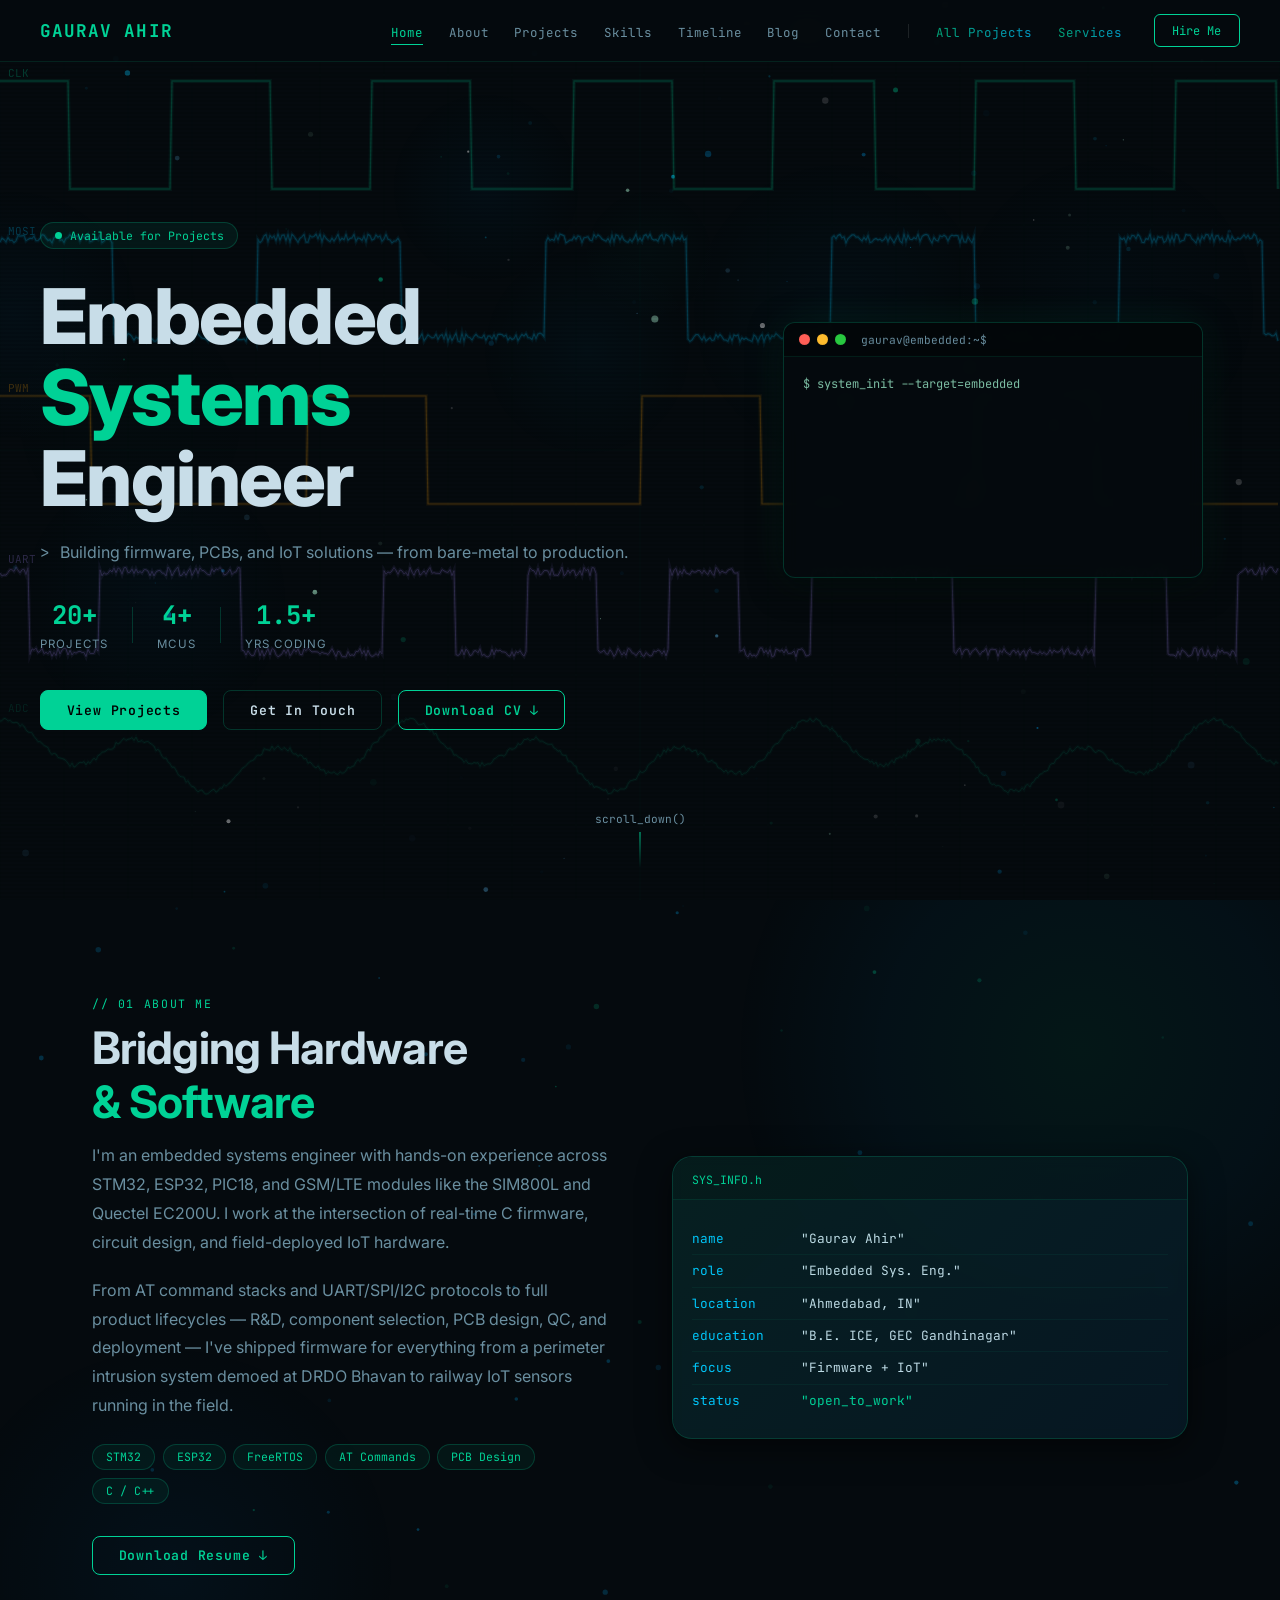
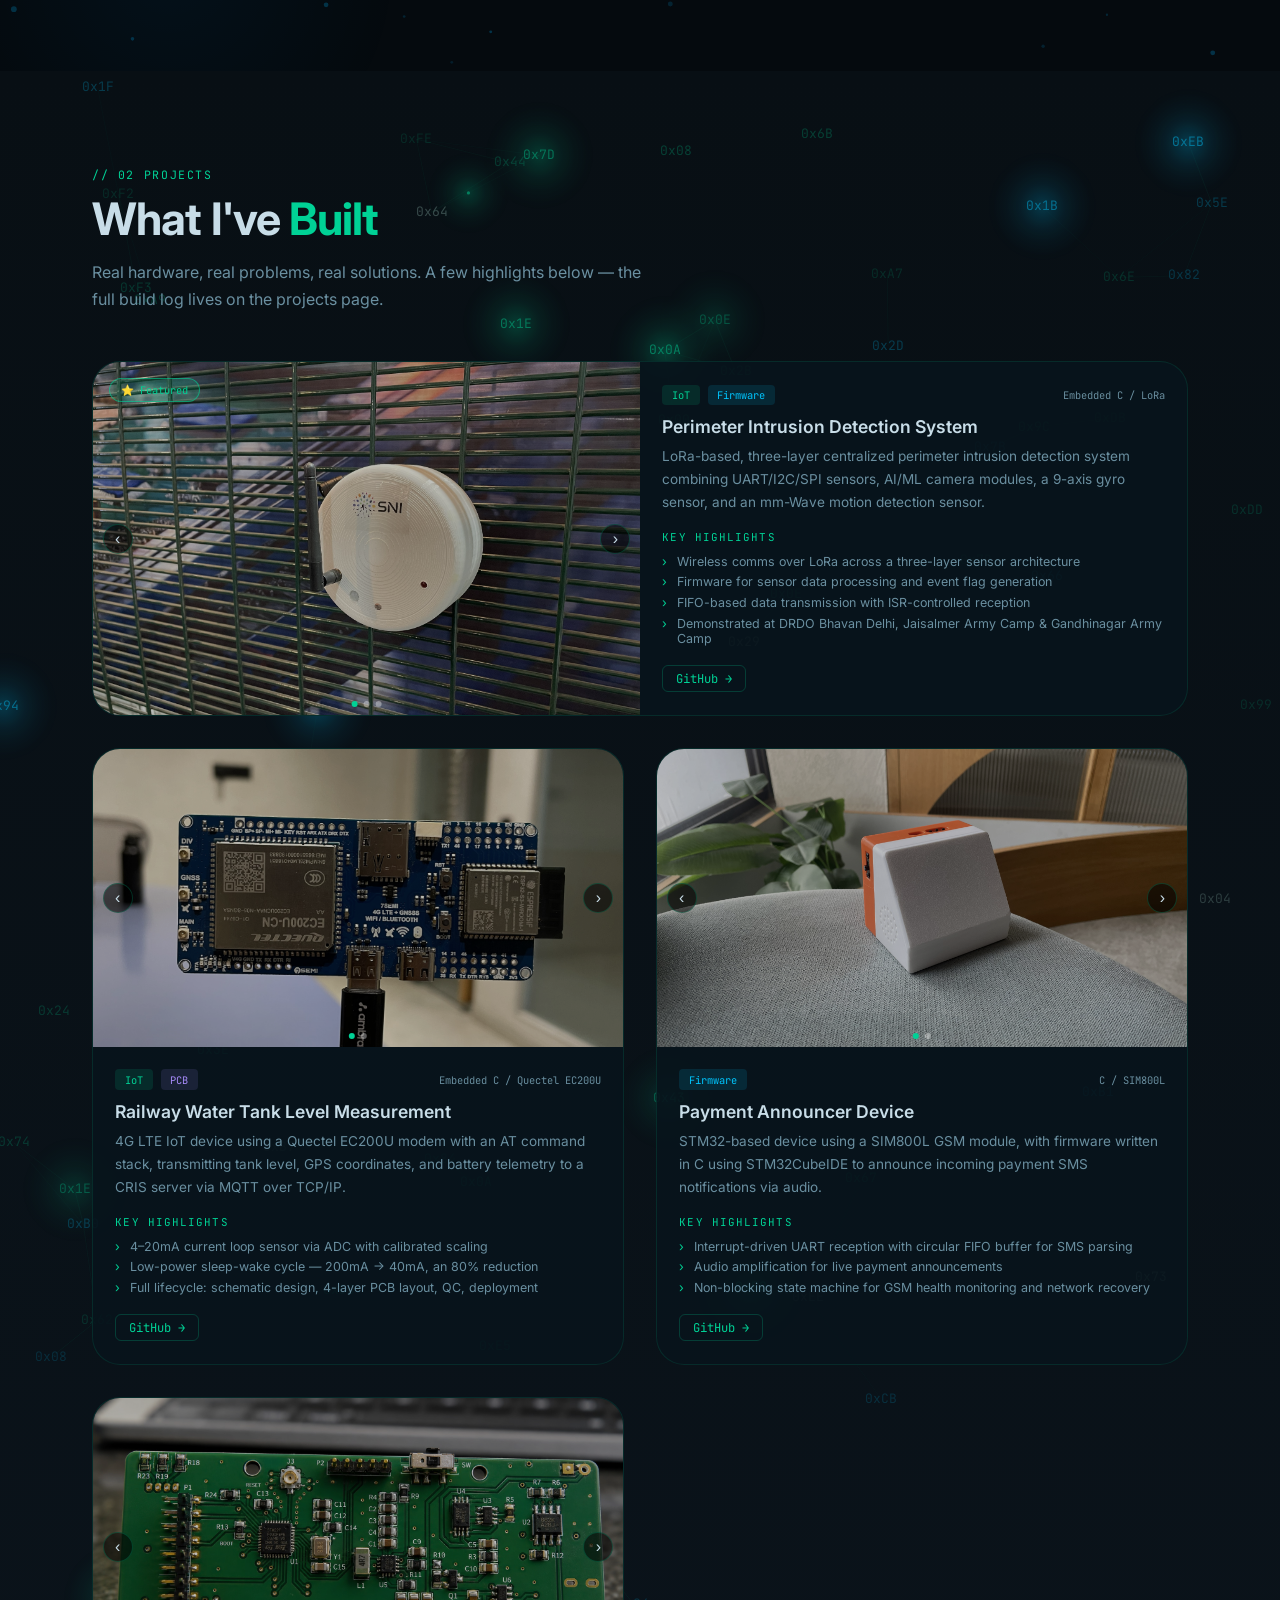
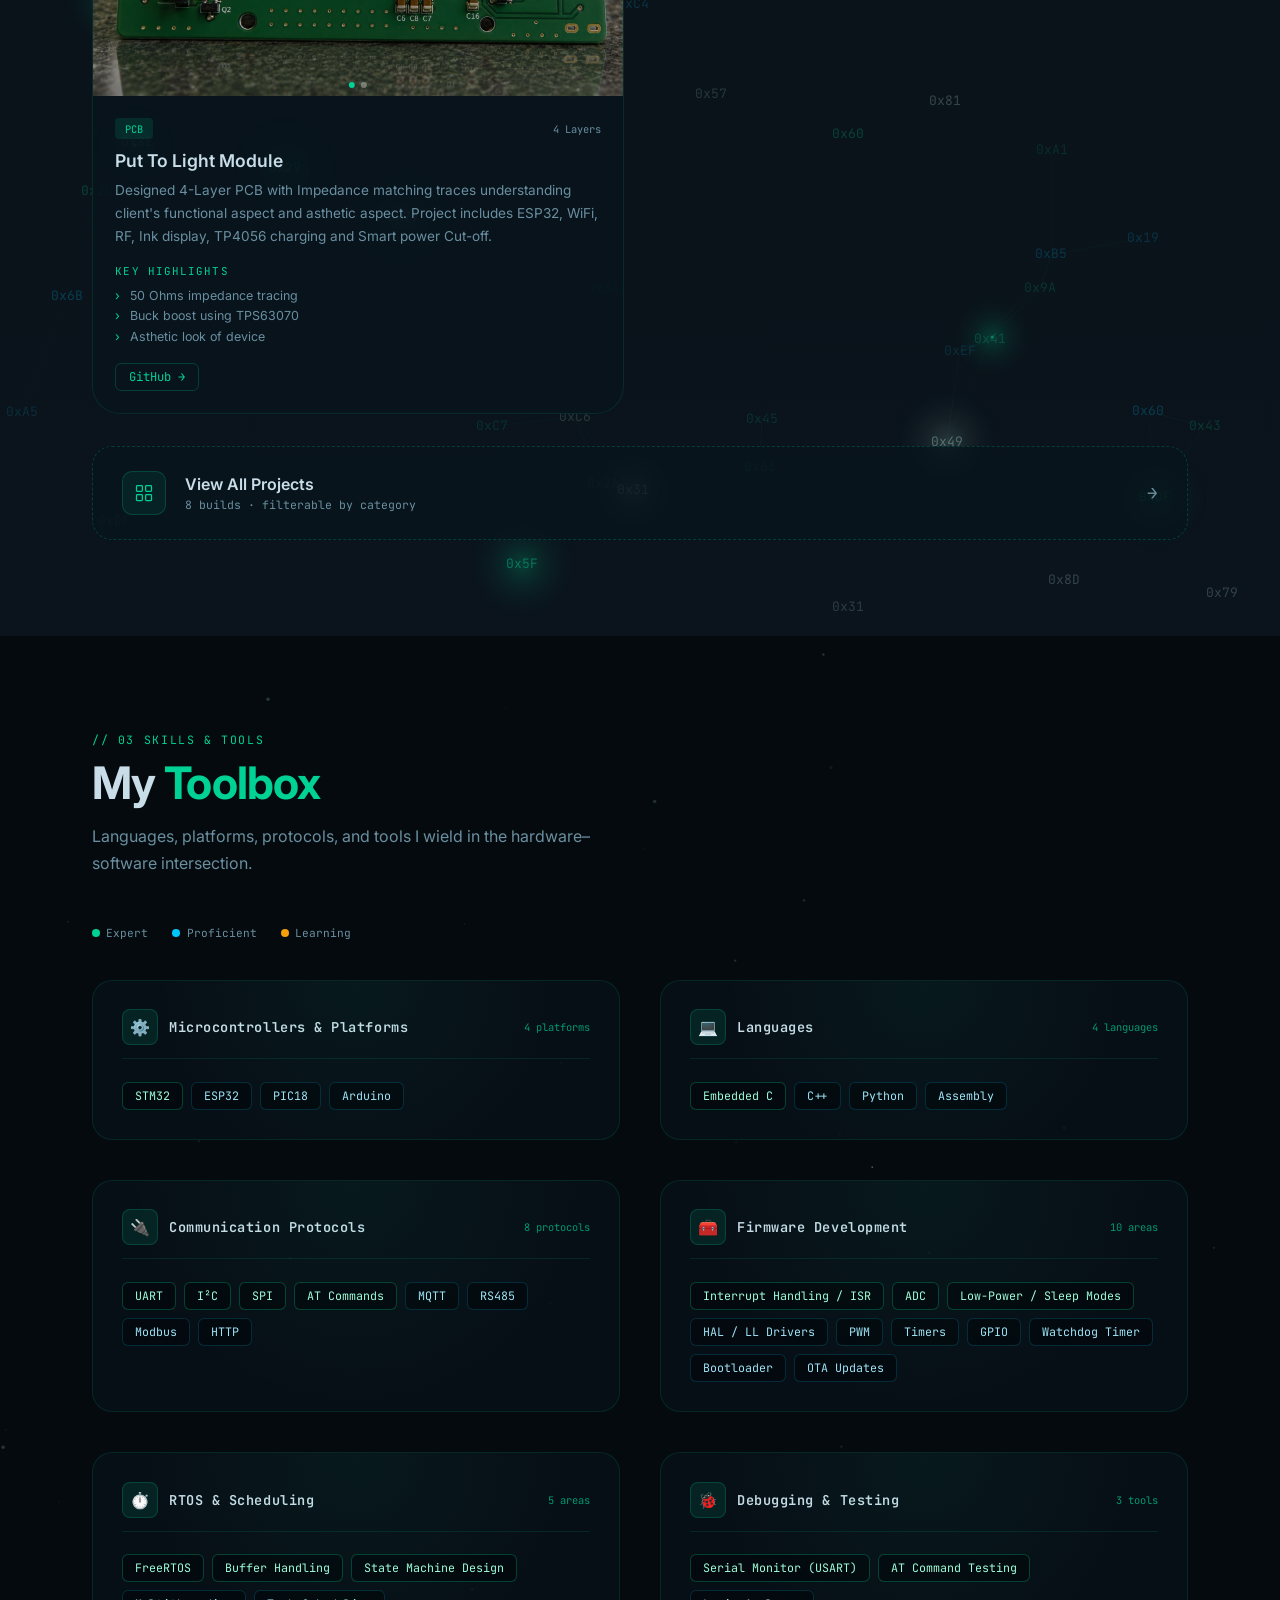
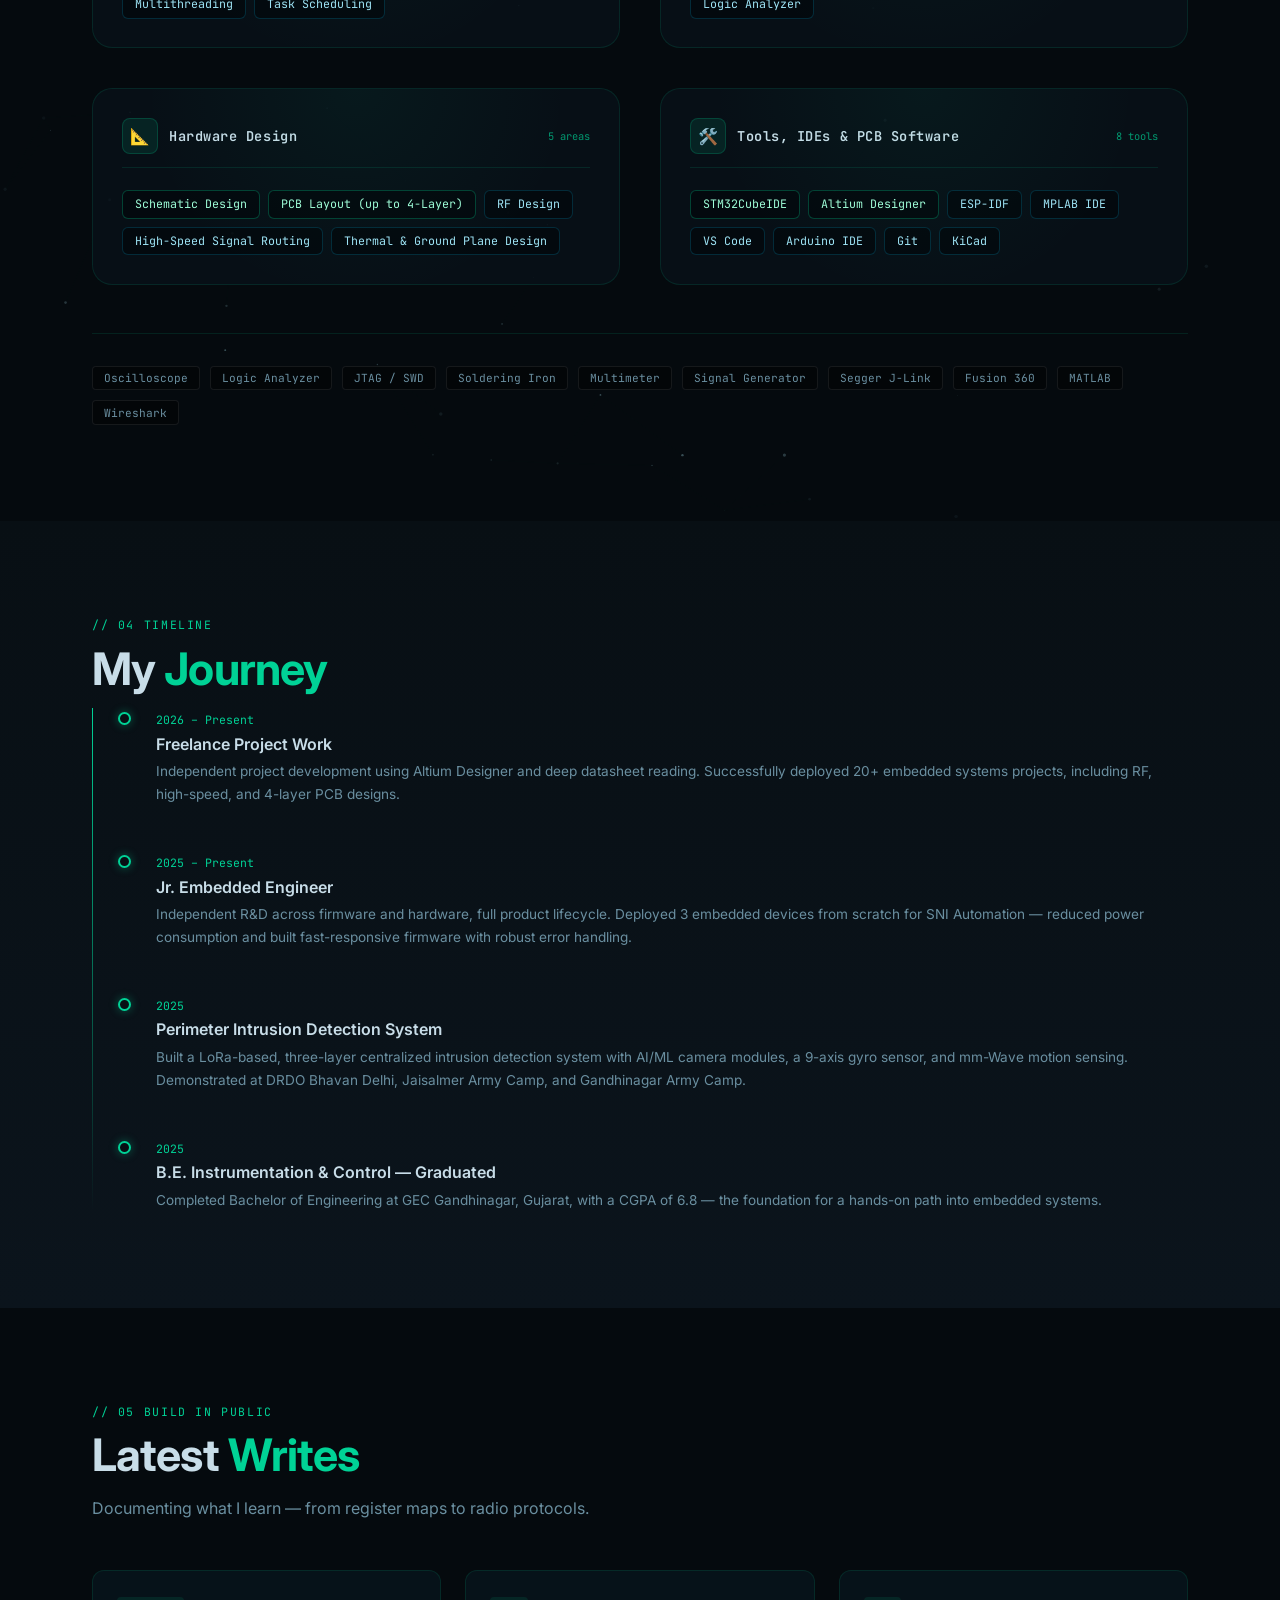
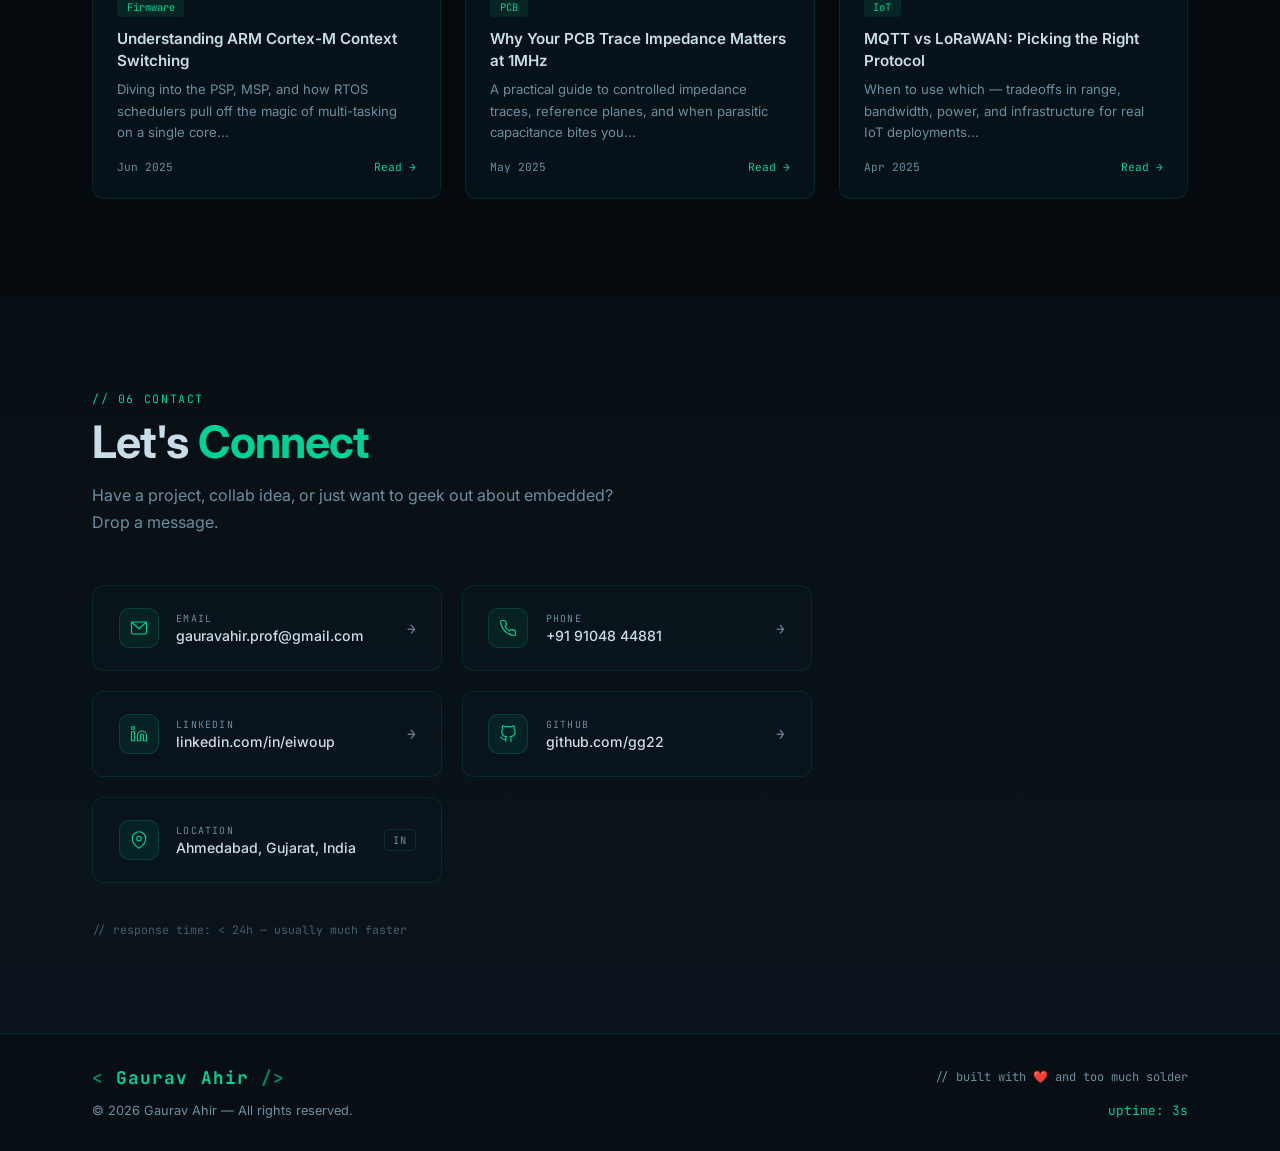
<file: index.html>
<!DOCTYPE html>
<html lang="en">
<head>
<meta charset="UTF-8" />
<meta name="viewport" content="width=device-width, initial-scale=1.0" />
<title>Gaurav Ahir | Embedded Systems Engineer</title>
<link rel="preconnect" href="https://fonts.googleapis.com" />
<link rel="preconnect" href="https://fonts.gstatic.com" crossorigin />
<link href="https://fonts.googleapis.com/css2?family=JetBrains+Mono:wght@300;400;500;700&family=Inter:wght@300;400;500;600;700&display=swap" rel="stylesheet" />
<link rel="stylesheet" href="css/style.css" />
</head>
<body>

<!-- ── GLOBAL PARTICLE FIELD ── -->
<canvas id="particle-field"></canvas>

<!-- ═══════════════════════════════════════════ NAV ═══ -->
<nav class="nav" id="nav">
  <div class="nav-logo">
    <span class="logo-name">GAURAV AHIR</span>
  </div>
  <ul class="nav-links">
    <li><a href="#hero"     class="nav-link active">Home</a></li>
    <li><a href="#about"    class="nav-link">About</a></li>
    <li><a href="#projects" class="nav-link">Projects</a></li>
    <li><a href="#skills"   class="nav-link">Skills</a></li>
    <li><a href="#timeline" class="nav-link">Timeline</a></li>
    <li><a href="#blog"     class="nav-link">Blog</a></li>
    <li><a href="#contact"  class="nav-link">Contact</a></li>
    <li class="nav-sep"></li>
    <li><a href="projects.html" class="nav-link nav-link-sub">All Projects</a></li>
    <li><a href="services.html" class="nav-link nav-link-sub">Services</a></li>
  </ul>
  <a href="#contact" class="nav-cta">Hire Me</a>
  <button class="nav-hamburger" id="hamburger" aria-label="Toggle menu">
    <span></span><span></span><span></span>
  </button>
</nav>

<!-- ══════════════════════════════════════════ HERO ═══ -->
<section class="hero" id="hero">
  <canvas id="oscilloscope" class="osc-canvas"></canvas>
  <div class="hero-scanlines"></div>

  <div class="hero-content">
    <div class="hero-badge">
      <span class="badge-dot"></span>
      <span>Available for Projects</span>
    </div>
    <h1 class="hero-title">
      <span class="title-line">Embedded</span>
      <span class="title-line accent">Systems</span>
      <span class="title-line">Engineer</span>
    </h1>
    <p class="hero-sub">
      <span class="mono">&gt; </span>Building firmware, PCBs, and IoT solutions — from bare-metal to production.
    </p>
    <div class="hero-stats">
      <div class="stat">
        <span class="stat-num">20+</span>
        <span class="stat-label">Projects</span>
      </div>
      <div class="stat-divider"></div>
      <div class="stat">
        <span class="stat-num">4+</span>
        <span class="stat-label">MCUs</span>
      </div>
      <div class="stat-divider"></div>
      <div class="stat">
        <span class="stat-num">1.5+</span>
        <span class="stat-label">Yrs Coding</span>
      </div>
    </div>
    <div class="hero-actions">
      <a href="#projects" class="btn btn-primary">View Projects</a>
      <a href="#contact"  class="btn btn-ghost">Get In Touch</a>
      <a href="GAURAV_AHIR_RESUME.pdf" class="btn btn-outline" target="_blank">Download CV ↓</a>
    </div>
  </div>

  <div class="hero-terminal">
    <div class="terminal-bar">
      <span class="tb-dot red"></span>
      <span class="tb-dot yellow"></span>
      <span class="tb-dot green"></span>
      <span class="tb-title">gaurav@embedded:~$</span>
    </div>
    <div class="terminal-body" id="terminal-body"></div>
  </div>

  <div class="scroll-hint">
    <span class="mono">scroll_down()</span>
    <div class="scroll-arrow"></div>
  </div>
</section>

<!-- ═══════════════════════════════════════════ ABOUT ═══ -->
<!-- about-particles canvas injected by JS -->
<section class="section" id="about">
  <div class="container">
    <div class="section-label"><span class="mono">// 01</span> About Me</div>
    <div class="about-grid">

      <div class="about-text">
        <h2 class="section-title">Bridging Hardware <br/><span class="accent">&amp; Software</span></h2>
        <p>I'm an embedded systems engineer with hands-on experience across STM32, ESP32, PIC18, and GSM/LTE modules like the SIM800L and Quectel EC200U. I work at the intersection of real-time C firmware, circuit design, and field-deployed IoT hardware.</p>
        <p>From AT command stacks and UART/SPI/I2C protocols to full product lifecycles — R&amp;D, component selection, PCB design, QC, and deployment — I've shipped firmware for everything from a perimeter intrusion system demoed at DRDO Bhavan to railway IoT sensors running in the field.</p>
        <div class="about-chips">
          <span class="chip">STM32</span>
          <span class="chip">ESP32</span>
          <span class="chip">FreeRTOS</span>
          <span class="chip">AT Commands</span>
          <span class="chip">PCB Design</span>
          <span class="chip">C / C++</span>
        </div>
        <a href="GAURAV_AHIR_RESUME.pdf" class="btn btn-outline" target="_blank">Download Resume ↓</a>
      </div>

      <div class="about-card">
        <div class="acard-header">
          <span class="mono acard-id">SYS_INFO.h</span>
        </div>
        <div class="acard-body">
          <div class="info-row">
            <span class="info-key">name</span>
            <span class="info-val">"Gaurav Ahir"</span>
          </div>
          <div class="info-row">
            <span class="info-key">role</span>
            <span class="info-val">"Embedded Sys. Eng."</span>
          </div>
          <div class="info-row">
            <span class="info-key">location</span>
            <span class="info-val">"Ahmedabad, IN"</span>
          </div>
          <div class="info-row">
            <span class="info-key">education</span>
            <span class="info-val">"B.E. ICE, GEC Gandhinagar"</span>
          </div>
          <div class="info-row">
            <span class="info-key">focus</span>
            <span class="info-val">"Firmware + IoT"</span>
          </div>
          <div class="info-row">
            <span class="info-key">status</span>
            <span class="info-val accent-green">"open_to_work"</span>
          </div>
        </div>
      </div>

    </div>
  </div>
</section>

<!-- ══════════════════════════════════════════ PROJECTS ═══ -->
<!-- projects-bg-canvas injected by JS -->
<section class="section section-dark" id="projects">
  <div class="container">
    <div class="section-label"><span class="mono">// 02</span> Projects</div>
    <h2 class="section-title">What I've <span class="accent">Built</span></h2>
    <p class="section-desc">Real hardware, real problems, real solutions. A few highlights below — the full build log lives on the projects page.</p>

    <div class="projects-grid" id="projects-grid">

      <!-- PROJECT 1 -->
      <div class="proj-card featured" data-category="iot firmware">
        <div class="proj-badge">⭐ Featured</div>
        <div class="proj-slider" id="slider-1">
          <div class="slider-track" id="track-1">
            <div class="slide"><div class="slide-img-wrap">
              <img src="projectimage/Perimeter_intrusion_detection_system/pids1.jpg" alt="Perimeter Intrusion Detection System - Board" />
            </div></div>
            <div class="slide"><div class="slide-img-wrap">
              <img src="projectimage/Perimeter_intrusion_detection_system/pids2.jpg" alt="Perimeter Intrusion Detection System - Sensor Node" />
            </div></div>
            <div class="slide"><div class="slide-img-wrap">
              <img src="projectimage/Perimeter_intrusion_detection_system/pids3.jpg" alt="Perimeter Intrusion Detection System - Sensor Node" />
            </div></div>
            <div class="slide"><div class="slide-img-wrap">
              <img src="projectimage/Perimeter_intrusion_detection_system/pids4.jpg" alt="Perimeter Intrusion Detection System - Sensor Node" />
            </div></div>
          </div>
          <button class="slide-btn prev" onclick="slideProj('track-1','dots-1',-1)">&#8249;</button>
          <button class="slide-btn next" onclick="slideProj('track-1','dots-1',1)">&#8250;</button>
          <div class="slide-dots" id="dots-1">
            <span class="dot active"></span><span class="dot"></span><span class="dot"></span>
          </div>
        </div>
        <div class="proj-info">
          <div class="proj-meta">
            <span class="proj-tag iot">IoT</span>
            <span class="proj-tag firmware">Firmware</span>
            <span class="proj-lang">Embedded C / LoRa</span>
          </div>
          <h3 class="proj-title">Perimeter Intrusion Detection System</h3>
          <p class="proj-desc">LoRa-based, three-layer centralized perimeter intrusion detection system combining UART/I2C/SPI sensors, AI/ML camera modules, a 9-axis gyro sensor, and an mm-Wave motion detection sensor.</p>
          <div class="proj-keypoints">
            <div class="kp-title">Key Highlights</div>
            <ul class="kp-list">
              <li>Wireless comms over LoRa across a three-layer sensor architecture</li>
              <li>Firmware for sensor data processing and event flag generation</li>
              <li>FIFO-based data transmission with ISR-controlled reception</li>
              <li>Demonstrated at DRDO Bhavan Delhi, Jaisalmer Army Camp &amp; Gandhinagar Army Camp</li>
            </ul>
          </div>
          <div class="proj-links">
            <a href="#" class="proj-link">GitHub →</a>
          </div>
        </div>
      </div>

      <!-- PROJECT 2 -->
      <div class="proj-card" data-category="iot pcb">
        <div class="proj-slider" id="slider-2">
          <div class="slider-track" id="track-2">
            <div class="slide"><div class="slide-img-wrap">
              <img src="projectimage/Railway_Water_Tank_Level_Measurement/railway1.jpg" alt="Railway Water Tank IoT Device - PCB" />
            </div></div>
            <div class="slide"><div class="slide-img-wrap">
              <img src="projectimage/Railway_Water_Tank_Level_Measurement/railway2.jpg" alt="Railway Water Tank IoT Device - PCB" />
            </div></div>
          </div>
          <button class="slide-btn prev" onclick="slideProj('track-2','dots-2',-1)">&#8249;</button>
          <button class="slide-btn next" onclick="slideProj('track-2','dots-2',1)">&#8250;</button>
          <div class="slide-dots" id="dots-2">
            <span class="dot active"></span><span class="dot"></span>
          </div>
        </div>
        <div class="proj-info">
          <div class="proj-meta">
            <span class="proj-tag iot">IoT</span>
            <span class="proj-tag pcb">PCB</span>
            <span class="proj-lang">Embedded C / Quectel EC200U</span>
          </div>
          <h3 class="proj-title">Railway Water Tank Level Measurement</h3>
          <p class="proj-desc">4G LTE IoT device using a Quectel EC200U modem with an AT command stack, transmitting tank level, GPS coordinates, and battery telemetry to a CRIS server via MQTT over TCP/IP.</p>
          <div class="proj-keypoints">
            <div class="kp-title">Key Highlights</div>
            <ul class="kp-list">
              <li>4–20mA current loop sensor via ADC with calibrated scaling</li>
              <li>Low-power sleep-wake cycle — 200mA → 40mA, an 80% reduction</li>
              <li>Full lifecycle: schematic design, 4-layer PCB layout, QC, deployment</li>
            </ul>
          </div>
          <div class="proj-links">
            <a href="#" class="proj-link">GitHub →</a>
          </div>
        </div>
      </div>

      <!-- PROJECT 3 -->
      <div class="proj-card" data-category="firmware">
        <div class="proj-slider" id="slider-3">
          <div class="slider-track" id="track-3">
            <div class="slide"><div class="slide-img-wrap">
              <img src="projectimage/Payment_Announcer_Device/sb1.jpg" alt="Payment Announcer Device" />
            </div></div>
            <div class="slide"><div class="slide-img-wrap">
              <img src="projectimage/Payment_Announcer_Device/sb2.jpg" alt="Payment Announcer Device - PCB" />
            </div></div>
            <div class="slide"><div class="slide-img-wrap">
              <img src="projectimage/Payment_Announcer_Device/sb3.jpg" alt="Payment Announcer Device - PCB" />
            </div></div>
            <div class="slide"><div class="slide-img-wrap">
              <img src="projectimage/Payment_Announcer_Device/sb4.jpg" alt="Payment Announcer Device - PCB" />
            </div></div>
          </div>
          <button class="slide-btn prev" onclick="slideProj('track-3','dots-3',-1)">&#8249;</button>
          <button class="slide-btn next" onclick="slideProj('track-3','dots-3',1)">&#8250;</button>
          <div class="slide-dots" id="dots-3">
            <span class="dot active"></span><span class="dot"></span>
          </div>
        </div>
        <div class="proj-info">
          <div class="proj-meta">
            <span class="proj-tag firmware">Firmware</span>
            <span class="proj-lang">C / SIM800L</span>
          </div>
          <h3 class="proj-title">Payment Announcer Device</h3>
          <p class="proj-desc">STM32-based device using a SIM800L GSM module, with firmware written in C using STM32CubeIDE to announce incoming payment SMS notifications via audio.</p>
          <div class="proj-keypoints">
            <div class="kp-title">Key Highlights</div>
            <ul class="kp-list">
              <li>Interrupt-driven UART reception with circular FIFO buffer for SMS parsing</li>
              <li>Audio amplification for live payment announcements</li>
              <li>Non-blocking state machine for GSM health monitoring and network recovery</li>
            </ul>
          </div>
          <div class="proj-links">
            <a href="#" class="proj-link">GitHub →</a>
          </div>
        </div>
      </div>

      <!-- PROJECT 4 -->
      <div class="proj-card" data-category="pcb">
        <div class="proj-slider" id="slider-4">
          <div class="slider-track" id="track-4">
            <div class="slide"><div class="slide-img-wrap">
              <img src="projectimage/Put_To_Light/puttolight1.jpg" alt="LoRa Gateway" />
            </div></div>
            <div class="slide"><div class="slide-img-wrap">
              <img src="projectimage/Put_To_Light/puttolight2.jpg" alt="LoRa Gateway" />
            </div></div>
              <div class="slide"><div class="slide-img-wrap">
              <img src="projectimage/Put_To_Light/puttolight3.jpg" alt="LoRa Gateway" />
            </div></div>
              <div class="slide"><div class="slide-img-wrap">
              <img src="projectimage/Put_To_Light/puttolight4.jpg" alt="LoRa Gateway" />
            </div></div>
              <div class="slide"><div class="slide-img-wrap">
              <img src="projectimage/Put_To_Light/puttolight5.jpg" alt="LoRa Gateway" />
            </div></div>
          </div>
          <button class="slide-btn prev" onclick="slideProj('track-4','dots-4',-1)">&#8249;</button>
          <button class="slide-btn next" onclick="slideProj('track-4','dots-4',1)">&#8250;</button>
          <div class="slide-dots" id="dots-4">
            <span class="dot active"></span><span class="dot"></span>
          </div>
        </div>
        <div class="proj-info">
          <div class="proj-meta">
            <span class="proj-tag iot">PCB</span>
            <span class="proj-lang">4 Layers</span>
          </div>
          <h3 class="proj-title">Put To Light Module</h3>
          <p class="proj-desc">Designed 4-Layer PCB with Impedance matching traces understanding client's functional aspect and asthetic aspect. Project includes ESP32, WiFi, RF, Ink display, TP4056 charging and Smart power Cut-off.</p>
          <div class="proj-keypoints">
            <div class="kp-title">Key Highlights</div>
            <ul class="kp-list">
              <li>50 Ohms impedance tracing</li>
              <li>Buck boost using TPS63070</li>
              <li>Asthetic look of device</li>
            </ul>
          </div>
          <div class="proj-links">
            <a href="#" class="proj-link">GitHub →</a>
          </div>
        </div>
      </div>

    </div><!-- end projects-grid -->

    <div class="proj-viewmore">
      <a href="projects.html" class="viewmore-card">
        <div class="vm-icon">
          <svg viewBox="0 0 24 24" fill="none" stroke="currentColor" stroke-width="1.5" stroke-linecap="round" stroke-linejoin="round"><rect x="3" y="3" width="7" height="7" rx="1"/><rect x="14" y="3" width="7" height="7" rx="1"/><rect x="3" y="14" width="7" height="7" rx="1"/><rect x="14" y="14" width="7" height="7" rx="1"/></svg>
        </div>
        <div class="vm-text">
          <span class="vm-title">View All Projects</span>
          <span class="vm-sub mono">8 builds · filterable by category</span>
        </div>
        <span class="vm-arrow">→</span>
      </a>
    </div>
  </div>
</section>

<!-- ═══════════════════════════════════════════ SKILLS ═══ -->
<!-- skills-bg-canvas injected by JS -->
<section class="section" id="skills">
  <div class="container">
    <div class="section-label"><span class="mono">// 03</span> Skills &amp; Tools</div>
    <h2 class="section-title">My <span class="accent">Toolbox</span></h2>
    <p class="section-desc">Languages, platforms, protocols, and tools I wield in the hardware–software intersection.</p>

    <!-- Legend -->
    <div class="skills-legend">
      <span class="legend-item"><span class="legend-dot expert"></span>Expert</span>
      <span class="legend-item"><span class="legend-dot mid"></span>Proficient</span>
      <span class="legend-item"><span class="legend-dot learning"></span>Learning</span>
    </div>

    <!-- 8 skill clusters, sourced directly from resume SKILLS section -->
    <div class="skills-universe">

      <!-- CLUSTER 1: Microcontrollers & Platforms -->
      <div class="skill-cluster">
        <div class="sc-header">
          <div class="sc-icon">⚙️</div>
          <span class="sc-name">Microcontrollers &amp; Platforms</span>
          <span class="sc-count">4 platforms</span>
        </div>
        <div class="sc-tags">
          <span class="sc-tag" data-tier="expert">STM32</span>
          <span class="sc-tag" data-tier="mid">ESP32</span>
          <span class="sc-tag" data-tier="mid">PIC18</span>
          <span class="sc-tag" data-tier="mid">Arduino</span>
        </div>
      </div>

      <!-- CLUSTER 2: Languages -->
      <div class="skill-cluster">
        <div class="sc-header">
          <div class="sc-icon">💻</div>
          <span class="sc-name">Languages</span>
          <span class="sc-count">4 languages</span>
        </div>
        <div class="sc-tags">
          <span class="sc-tag" data-tier="expert">Embedded C</span>
          <span class="sc-tag" data-tier="mid">C++</span>
          <span class="sc-tag" data-tier="mid">Python</span>
          <span class="sc-tag" data-tier="mid">Assembly</span>
        </div>
      </div>

      <!-- CLUSTER 3: Communication Protocols -->
      <div class="skill-cluster">
        <div class="sc-header">
          <div class="sc-icon">🔌</div>
          <span class="sc-name">Communication Protocols</span>
          <span class="sc-count">8 protocols</span>
        </div>
        <div class="sc-tags">
          <span class="sc-tag" data-tier="expert">UART</span>
          <span class="sc-tag" data-tier="expert">I²C</span>
          <span class="sc-tag" data-tier="expert">SPI</span>
          <span class="sc-tag" data-tier="expert">AT Commands</span>
          <span class="sc-tag" data-tier="mid">MQTT</span>
          <span class="sc-tag" data-tier="mid">RS485</span>
          <span class="sc-tag" data-tier="mid">Modbus</span>
          <span class="sc-tag" data-tier="mid">HTTP</span>
        </div>
      </div>

      <!-- CLUSTER 4: Firmware Development -->
      <div class="skill-cluster">
        <div class="sc-header">
          <div class="sc-icon">🧰</div>
          <span class="sc-name">Firmware Development</span>
          <span class="sc-count">10 areas</span>
        </div>
        <div class="sc-tags">
          <span class="sc-tag" data-tier="expert">Interrupt Handling / ISR</span>
          <span class="sc-tag" data-tier="expert">ADC</span>
          <span class="sc-tag" data-tier="expert">Low-Power / Sleep Modes</span>
          <span class="sc-tag" data-tier="mid">HAL / LL Drivers</span>
          <span class="sc-tag" data-tier="mid">PWM</span>
          <span class="sc-tag" data-tier="mid">Timers</span>
          <span class="sc-tag" data-tier="mid">GPIO</span>
          <span class="sc-tag" data-tier="mid">Watchdog Timer</span>
          <span class="sc-tag" data-tier="mid">Bootloader</span>
          <span class="sc-tag" data-tier="mid">OTA Updates</span>
        </div>
      </div>

      <!-- CLUSTER 5: RTOS & Scheduling -->
      <div class="skill-cluster">
        <div class="sc-header">
          <div class="sc-icon">⏱️</div>
          <span class="sc-name">RTOS &amp; Scheduling</span>
          <span class="sc-count">5 areas</span>
        </div>
        <div class="sc-tags">
          <span class="sc-tag" data-tier="expert">FreeRTOS</span>
          <span class="sc-tag" data-tier="expert">Buffer Handling</span>
          <span class="sc-tag" data-tier="expert">State Machine Design</span>
          <span class="sc-tag" data-tier="mid">Multithreading</span>
          <span class="sc-tag" data-tier="mid">Task Scheduling</span>
        </div>
      </div>

      <!-- CLUSTER 6: Debugging & Testing -->
      <div class="skill-cluster">
        <div class="sc-header">
          <div class="sc-icon">🐞</div>
          <span class="sc-name">Debugging &amp; Testing</span>
          <span class="sc-count">3 tools</span>
        </div>
        <div class="sc-tags">
          <span class="sc-tag" data-tier="expert">Serial Monitor (USART)</span>
          <span class="sc-tag" data-tier="expert">AT Command Testing</span>
          <span class="sc-tag" data-tier="mid">Logic Analyzer</span>
        </div>
      </div>

      <!-- CLUSTER 7: Hardware Design -->
      <div class="skill-cluster">
        <div class="sc-header">
          <div class="sc-icon">📐</div>
          <span class="sc-name">Hardware Design</span>
          <span class="sc-count">5 areas</span>
        </div>
        <div class="sc-tags">
          <span class="sc-tag" data-tier="expert">Schematic Design</span>
          <span class="sc-tag" data-tier="expert">PCB Layout (up to 4-Layer)</span>
          <span class="sc-tag" data-tier="mid">RF Design</span>
          <span class="sc-tag" data-tier="mid">High-Speed Signal Routing</span>
          <span class="sc-tag" data-tier="mid">Thermal &amp; Ground Plane Design</span>
        </div>
      </div>

      <!-- CLUSTER 8: Tools, IDEs & PCB Software -->
      <div class="skill-cluster">
        <div class="sc-header">
          <div class="sc-icon">🛠️</div>
          <span class="sc-name">Tools, IDEs &amp; PCB Software</span>
          <span class="sc-count">8 tools</span>
        </div>
        <div class="sc-tags">
          <span class="sc-tag" data-tier="expert">STM32CubeIDE</span>
          <span class="sc-tag" data-tier="expert">Altium Designer</span>
          <span class="sc-tag" data-tier="mid">ESP-IDF</span>
          <span class="sc-tag" data-tier="mid">MPLAB IDE</span>
          <span class="sc-tag" data-tier="mid">VS Code</span>
          <span class="sc-tag" data-tier="mid">Arduino IDE</span>
          <span class="sc-tag" data-tier="mid">Git</span>
          <span class="sc-tag" data-tier="mid">KiCad</span>
        </div>
      </div>

    </div><!-- end skills-universe -->

    <!-- Tool badge strip: physical lab tools -->
    <div class="tools-row">
      <div class="tool-badge">Oscilloscope</div>
      <div class="tool-badge">Logic Analyzer</div>
      <div class="tool-badge">JTAG / SWD</div>
      <div class="tool-badge">Soldering Iron</div>
      <div class="tool-badge">Multimeter</div>
      <div class="tool-badge">Signal Generator</div>
      <div class="tool-badge">Segger J-Link</div>
      <div class="tool-badge">Fusion 360</div>
      <div class="tool-badge">MATLAB</div>
      <div class="tool-badge">Wireshark</div>
    </div>

  </div>
</section>

<!-- ════════════════════════════════════════ TIMELINE ═══ -->
<section class="section section-dark" id="timeline">
  <div class="container">
    <div class="section-label"><span class="mono">// 04</span> Timeline</div>
    <h2 class="section-title">My <span class="accent">Journey</span></h2>

    <div class="timeline">
      <div class="tl-item">
        <div class="tl-dot"></div>
        <div class="tl-content">
          <span class="tl-date">2026 – Present</span>
          <h3 class="tl-title">Freelance Project Work</h3>
          <p class="tl-desc">Independent project development using Altium Designer and deep datasheet reading. Successfully deployed 20+ embedded systems projects, including RF, high-speed, and 4-layer PCB designs.</p>
        </div>
      </div>
      <div class="tl-item">
        <div class="tl-dot"></div>
        <div class="tl-content">
          <span class="tl-date">2025 – Present</span>
          <h3 class="tl-title">Jr. Embedded Engineer</h3>
          <p class="tl-desc">Independent R&amp;D across firmware and hardware, full product lifecycle. Deployed 3 embedded devices from scratch for SNI Automation — reduced power consumption and built fast-responsive firmware with robust error handling.</p>
        </div>
      </div>
      <div class="tl-item">
        <div class="tl-dot"></div>
        <div class="tl-content">
          <span class="tl-date">2025</span>
          <h3 class="tl-title">Perimeter Intrusion Detection System</h3>
          <p class="tl-desc">Built a LoRa-based, three-layer centralized intrusion detection system with AI/ML camera modules, a 9-axis gyro sensor, and mm-Wave motion sensing. Demonstrated at DRDO Bhavan Delhi, Jaisalmer Army Camp, and Gandhinagar Army Camp.</p>
        </div>
      </div>
      <div class="tl-item">
        <div class="tl-dot"></div>
        <div class="tl-content">
          <span class="tl-date">2025</span>
          <h3 class="tl-title">B.E. Instrumentation &amp; Control — Graduated</h3>
          <p class="tl-desc">Completed Bachelor of Engineering at GEC Gandhinagar, Gujarat, with a CGPA of 6.8 — the foundation for a hands-on path into embedded systems.</p>
        </div>
      </div>
    </div>

  </div>
</section>

<!-- ══════════════════════════════════════════ BLOG ═══ -->
<section class="section" id="blog">
  <div class="container">
    <div class="section-label"><span class="mono">// 05</span> Build in Public</div>
    <h2 class="section-title">Latest <span class="accent">Writes</span></h2>
    <p class="section-desc">Documenting what I learn — from register maps to radio protocols.</p>

    <div class="blog-grid">
      <article class="blog-card">
        <div class="blog-tag">Firmware</div>
        <h3 class="blog-title">Understanding ARM Cortex-M Context Switching</h3>
        <p class="blog-excerpt">Diving into the PSP, MSP, and how RTOS schedulers pull off the magic of multi-tasking on a single core...</p>
        <div class="blog-meta">
          <span class="blog-date">Jun 2025</span>
          <a href="#" class="blog-read">Read →</a>
        </div>
      </article>
      <article class="blog-card">
        <div class="blog-tag">PCB</div>
        <h3 class="blog-title">Why Your PCB Trace Impedance Matters at 1MHz</h3>
        <p class="blog-excerpt">A practical guide to controlled impedance traces, reference planes, and when parasitic capacitance bites you...</p>
        <div class="blog-meta">
          <span class="blog-date">May 2025</span>
          <a href="#" class="blog-read">Read →</a>
        </div>
      </article>
      <article class="blog-card">
        <div class="blog-tag">IoT</div>
        <h3 class="blog-title">MQTT vs LoRaWAN: Picking the Right Protocol</h3>
        <p class="blog-excerpt">When to use which — tradeoffs in range, bandwidth, power, and infrastructure for real IoT deployments...</p>
        <div class="blog-meta">
          <span class="blog-date">Apr 2025</span>
          <a href="#" class="blog-read">Read →</a>
        </div>
      </article>
    </div>

  </div>
</section>

<!-- ═════════════════════════════════════════ CONTACT ═══ -->
<section class="section section-dark" id="contact">
  <div class="container">
    <div class="section-label"><span class="mono">// 06</span> Contact</div>
    <h2 class="section-title">Let's <span class="accent">Connect</span></h2>
    <p class="section-desc">Have a project, collab idea, or just want to geek out about embedded? Drop a message.</p>

    <div class="contact-links-grid">

      <a href="mailto:gauravahir.prof@gmail.com" class="contact-card">
        <div class="cc-icon-wrap">
          <svg viewBox="0 0 24 24" fill="none" stroke="currentColor" stroke-width="1.5" stroke-linecap="round" stroke-linejoin="round"><rect x="2" y="4" width="20" height="16" rx="2"/><polyline points="2,4 12,13 22,4"/></svg>
        </div>
        <div class="cc-body">
          <span class="cc-label">Email</span>
          <span class="cc-value">gauravahir.prof@gmail.com</span>
        </div>
        <span class="cc-arrow">→</span>
      </a>

      <a href="tel:+919104844881" class="contact-card">
        <div class="cc-icon-wrap">
          <svg viewBox="0 0 24 24" fill="none" stroke="currentColor" stroke-width="1.5" stroke-linecap="round" stroke-linejoin="round"><path d="M22 16.92v3a2 2 0 0 1-2.18 2 19.79 19.79 0 0 1-8.63-3.07 19.5 19.5 0 0 1-6-6 19.79 19.79 0 0 1-3.07-8.67A2 2 0 0 1 4.11 2h3a2 2 0 0 1 2 1.72c.127.96.362 1.903.7 2.81a2 2 0 0 1-.45 2.11L8.09 9.91a16 16 0 0 0 6 6l1.27-1.27a2 2 0 0 1 2.11-.45c.907.338 1.85.573 2.81.7A2 2 0 0 1 22 16.92z"/></svg>
        </div>
        <div class="cc-body">
          <span class="cc-label">Phone</span>
          <span class="cc-value">+91 91048 44881</span>
        </div>
        <span class="cc-arrow">→</span>
      </a>

      <a href="https://www.linkedin.com/in/eiwoup/" target="_blank" rel="noopener" class="contact-card">
        <div class="cc-icon-wrap">
          <svg viewBox="0 0 24 24" fill="none" stroke="currentColor" stroke-width="1.5" stroke-linecap="round" stroke-linejoin="round"><path d="M16 8a6 6 0 0 1 6 6v7h-4v-7a2 2 0 0 0-2-2 2 2 0 0 0-2 2v7h-4v-7a6 6 0 0 1 6-6z"/><rect x="2" y="9" width="4" height="12"/><circle cx="4" cy="4" r="2"/></svg>
        </div>
        <div class="cc-body">
          <span class="cc-label">LinkedIn</span>
          <span class="cc-value">linkedin.com/in/eiwoup</span>
        </div>
        <span class="cc-arrow">→</span>
      </a>

      <a href="https://github.com/gg9302" target="_blank" rel="noopener" class="contact-card">
        <div class="cc-icon-wrap">
          <svg viewBox="0 0 24 24" fill="none" stroke="currentColor" stroke-width="1.5" stroke-linecap="round" stroke-linejoin="round"><path d="M9 19c-5 1.5-5-2.5-7-3m14 6v-3.87a3.37 3.37 0 0 0-.94-2.61c3.14-.35 6.44-1.54 6.44-7A5.44 5.44 0 0 0 20 4.77 5.07 5.07 0 0 0 19.91 1S18.73.65 16 2.48a13.38 13.38 0 0 0-7 0C6.27.65 5.09 1 5.09 1A5.07 5.07 0 0 0 5 4.77a5.44 5.44 0 0 0-1.5 3.78c0 5.42 3.3 6.61 6.44 7A3.37 3.37 0 0 0 9 18.13V22"/></svg>
        </div>
        <div class="cc-body">
          <span class="cc-label">GitHub</span>
          <span class="cc-value">github.com/gg22</span>
        </div>
        <span class="cc-arrow">→</span>
      </a>

      <div class="contact-card no-link">
        <div class="cc-icon-wrap">
          <svg viewBox="0 0 24 24" fill="none" stroke="currentColor" stroke-width="1.5" stroke-linecap="round" stroke-linejoin="round"><path d="M21 10c0 7-9 13-9 13s-9-6-9-13a9 9 0 0 1 18 0z"/><circle cx="12" cy="10" r="3"/></svg>
        </div>
        <div class="cc-body">
          <span class="cc-label">Location</span>
          <span class="cc-value">Ahmedabad, Gujarat, India</span>
        </div>
        <span class="cc-arrow cc-static">IN</span>
      </div>

    </div>

    <p class="contact-footer-note mono">// response time: &lt; 24h — usually much faster</p>

  </div>
</section>

<!-- ══════════════════════════════════════════ FOOTER ═══ -->
<footer class="footer">
  <div class="container">
    <div class="footer-top">
      <div class="nav-logo">
        <span class="logo-bracket">&lt;</span>
        <span class="logo-name">Gaurav Ahir</span>
        <span class="logo-bracket">/&gt;</span>
      </div>
      <p class="footer-tagline mono">// built with ❤️ and too much solder</p>
    </div>
    <div class="footer-bottom">
      <span>© 2026 Gaurav Ahir — All rights reserved.</span>
      <span class="mono accent">uptime: <span id="uptime">0s</span></span>
    </div>
  </div>
</footer>

<script src="js/main.js"></script>
</body>
</html>
</file>
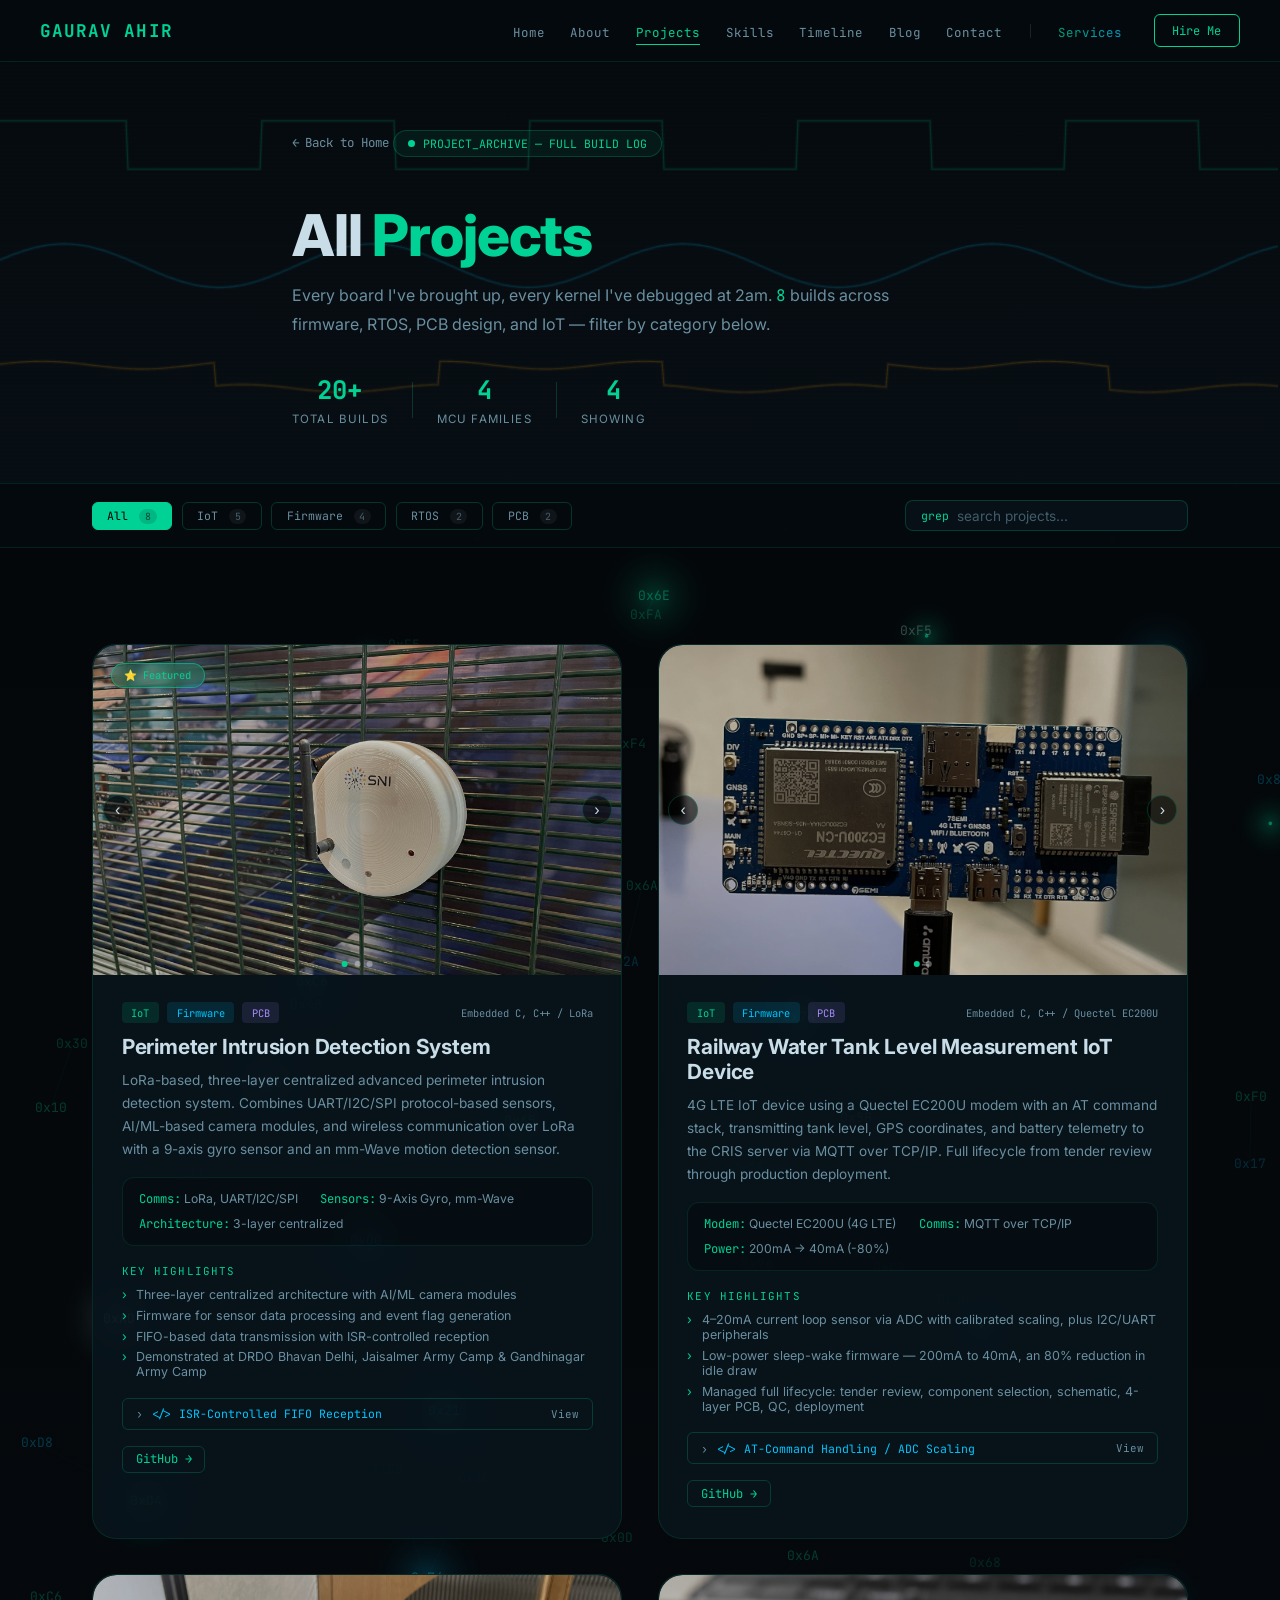
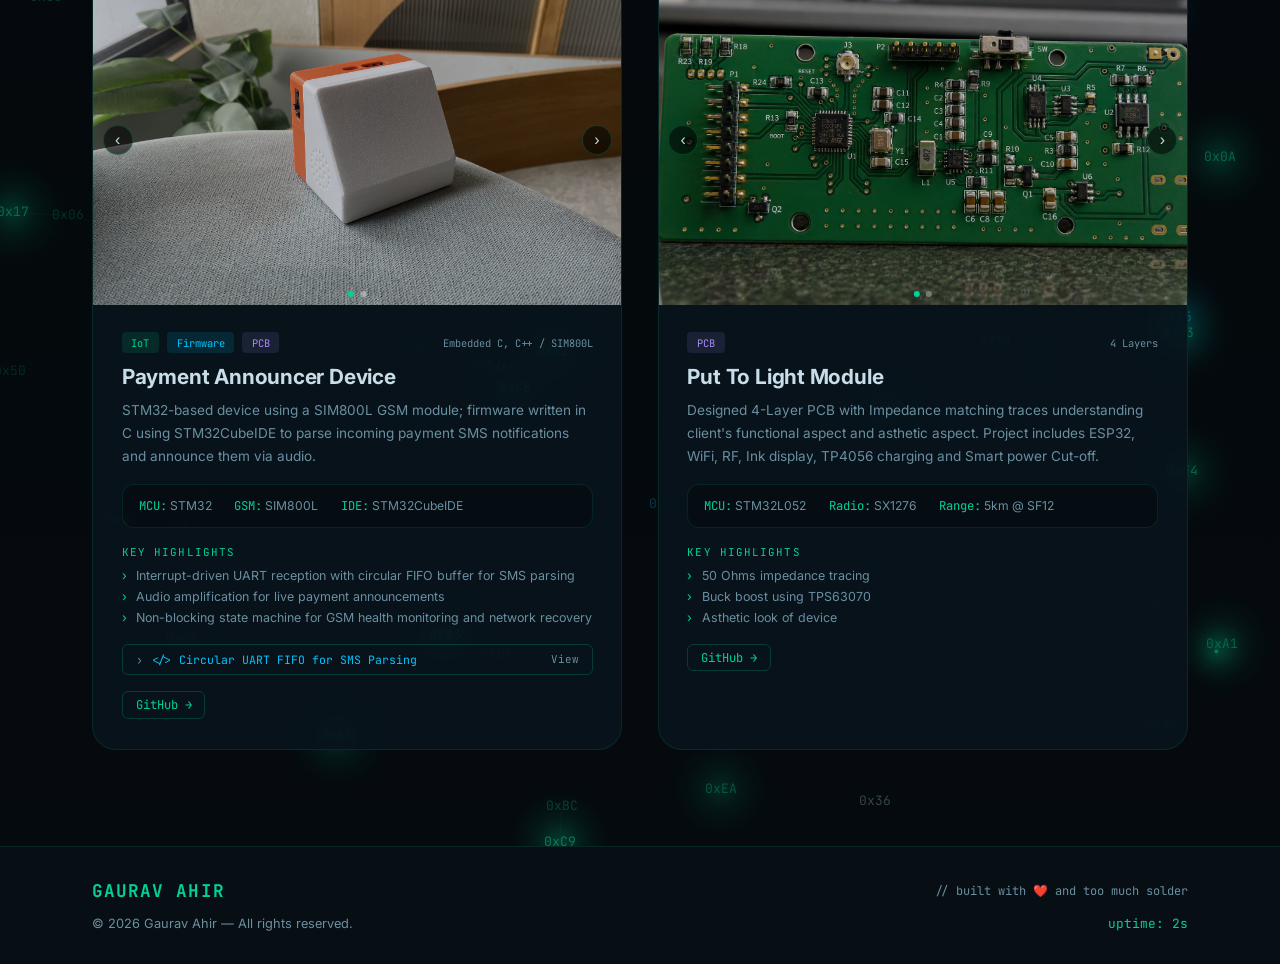
<file: projects.html>
<!DOCTYPE html>
<html lang="en">
<head>
<meta charset="UTF-8" />
<meta name="viewport" content="width=device-width, initial-scale=1.0" />
<title>Projects | Gaurav Ahir — Embedded Systems Engineer</title>
<meta name="description" content="Full project archive — embedded firmware, RTOS, PCB design, and IoT builds by Gaurav Ahir." />
<link rel="preconnect" href="https://fonts.googleapis.com" />
<link rel="preconnect" href="https://fonts.gstatic.com" crossorigin />
<link href="https://fonts.googleapis.com/css2?family=JetBrains+Mono:wght@300;400;500;700&family=Inter:wght@300;400;500;600;700&display=swap" rel="stylesheet" />
<link rel="stylesheet" href="css/style.css" />
<link rel="stylesheet" href="css/projects.css" />
</head>
<body>

<!-- ── GLOBAL PARTICLE FIELD ── -->
<canvas id="particle-field"></canvas>

<!-- ═══════════════════════════════════════════ NAV ═══ -->
<nav class="nav" id="nav">
  <a href="index.html" class="nav-logo" style="text-decoration:none;">
    <span class="logo-name">GAURAV AHIR</span>
  </a>
  <ul class="nav-links">
    <li><a href="index.html#hero"     class="nav-link">Home</a></li>
    <li><a href="index.html#about"    class="nav-link">About</a></li>
    <li><a href="projects.html" class="nav-link active">Projects</a></li>
    <li><a href="index.html#skills"   class="nav-link">Skills</a></li>
    <li><a href="index.html#timeline" class="nav-link">Timeline</a></li>
    <li><a href="index.html#blog"     class="nav-link">Blog</a></li>
    <li><a href="index.html#contact"  class="nav-link">Contact</a></li>
    <li class="nav-sep"></li>
    <li><a href="services.html" class="nav-link nav-link-sub">Services</a></li>
  </ul>
  <a href="index.html#contact" class="nav-cta">Hire Me</a>
  <button class="nav-hamburger" id="hamburger" aria-label="Toggle menu">
    <span></span><span></span><span></span>
  </button>
</nav>

<!-- ══════════════════════════════════════════ PAGE HERO ═══ -->
<section class="pp-hero" id="pp-hero">
  <canvas id="pp-osc" class="pp-osc-canvas"></canvas>
  <div class="pp-hero-scanlines"></div>
  <div class="container pp-hero-content">
    <a href="index.html" class="pp-back">
      <span class="pp-back-arrow">←</span> Back to Home
    </a>
    <div class="hero-badge">
      <span class="badge-dot"></span>
      <span class="mono">PROJECT_ARCHIVE — FULL BUILD LOG</span>
    </div>
    <h1 class="pp-title">All <span class="accent">Projects</span></h1>
    <p class="pp-sub">Every board I've brought up, every kernel I've debugged at 2am. <span class="mono accent">8</span> builds across firmware, RTOS, PCB design, and IoT — filter by category below.</p>

    <div class="pp-stats">
      <div class="stat">
        <span class="stat-num" id="pp-stat-total">20+</span>
        <span class="stat-label">Total Builds</span>
      </div>
      <div class="stat-divider"></div>
      <div class="stat">
        <span class="stat-num">4</span>
        <span class="stat-label">MCU Families</span>
      </div>
      <div class="stat-divider"></div>
      <div class="stat">
        <span class="stat-num" id="pp-stat-shown">4</span>
        <span class="stat-label">Showing</span>
      </div>
    </div>
  </div>
</section>

<!-- ══════════════════════════════════════════ FILTERS ═══ -->
<section class="pp-filter-bar">
  <div class="container">
    <div class="proj-filter pp-filter">
      <button class="filter-btn active" data-filter="all">All <span class="fcount">8</span></button>
      <button class="filter-btn" data-filter="iot">IoT <span class="fcount">5</span></button>
      <button class="filter-btn" data-filter="firmware">Firmware <span class="fcount">4</span></button>
      <button class="filter-btn" data-filter="rtos">RTOS <span class="fcount">2</span></button>
      <button class="filter-btn" data-filter="pcb">PCB <span class="fcount">2</span></button>
    </div>
    <div class="pp-search-wrap">
      <span class="pp-search-icon mono">grep</span>
      <input type="text" id="pp-search" class="pp-search" placeholder="search projects..." autocomplete="off" />
    </div>
  </div>
</section>

<!-- ══════════════════════════════════════════ PROJECTS LIST ═══ -->
<!-- pp-bg-canvas injected by JS -->
<section class="section pp-list-section" id="pp-list">
  <div class="container">

    <div class="pp-grid" id="pp-grid">

      <!-- PROJECT 1 -->
      <article class="pp-card" data-category="iot firmware pcb" data-search="perimeter intrusion detection system lora ai ml camera gyro mmwave drdo">
        <div class="pp-badge">⭐ Featured</div>
        <div class="pp-slider" id="pp-slider-1">
          <div class="pp-slider-track" id="pp-track-1">
            <div class="pp-slide"><img src="projectimage/Perimeter_intrusion_detection_system/pids1.jpg" alt="Perimeter Intrusion Detection System - Board" loading="lazy" /></div>
            <div class="pp-slide"><img src="projectimage/Perimeter_intrusion_detection_system/pids2.jpg" alt="Perimeter Intrusion Detection System - Board" loading="lazy" /></div>
            <div class="pp-slide"><img src="projectimage/Perimeter_intrusion_detection_system/pids3.jpg" alt="Perimeter Intrusion Detection System - Board" loading="lazy" /></div>
            <div class="pp-slide"><img src="projectimage/Perimeter_intrusion_detection_system/pids3.jpg" alt="Perimeter Intrusion Detection System - Board" loading="lazy" /></div>
          </div>
          <button class="slide-btn prev" onclick="ppSlide('pp-track-1','pp-dots-1',-1)">&#8249;</button>
          <button class="slide-btn next" onclick="ppSlide('pp-track-1','pp-dots-1',1)">&#8250;</button>
          <div class="slide-dots" id="pp-dots-1">
            <span class="dot active"></span><span class="dot"></span><span class="dot"></span>
          </div>
        </div>
        <div class="pp-info">
          <div class="proj-meta">
            <span class="proj-tag iot">IoT</span>
            <span class="proj-tag firmware">Firmware</span>
            <span class="proj-tag pcb">PCB</span>
            <span class="proj-lang">Embedded C, C++ / LoRa</span>
          </div>
          <h3 class="pp-card-title">Perimeter Intrusion Detection System</h3>
          <p class="proj-desc">LoRa-based, three-layer centralized advanced perimeter intrusion detection system. Combines UART/I2C/SPI protocol-based sensors, AI/ML-based camera modules, and wireless communication over LoRa with a 9-axis gyro sensor and an mm-Wave motion detection sensor.</p>
          <div class="pp-specs">
            <span class="spec"><span class="mono accent">Comms:</span> LoRa, UART/I2C/SPI</span>
            <span class="spec"><span class="mono accent">Sensors:</span> 9-Axis Gyro, mm-Wave</span>
            <span class="spec"><span class="mono accent">Architecture:</span> 3-layer centralized</span>
          </div>
          <div class="proj-keypoints">
            <div class="kp-title">Key Highlights</div>
            <ul class="kp-list">
              <li>Three-layer centralized architecture with AI/ML camera modules</li>
              <li>Firmware for sensor data processing and event flag generation</li>
              <li>FIFO-based data transmission with ISR-controlled reception</li>
              <li>Demonstrated at DRDO Bhavan Delhi, Jaisalmer Army Camp &amp; Gandhinagar Army Camp</li>
            </ul>
          </div>
          <div class="proj-code">
            <button class="code-toggle" onclick="toggleCode('code-1', this)">
              <span class="ct-icon">›</span>
              <span class="ct-label">&lt;/&gt; ISR-Controlled FIFO Reception</span>
              <span class="ct-hint">View</span>
            </button>
            <div class="code-panel" id="code-1">
              <div class="code-block">
                <span class="placeholder-tag">⚠ placeholder — real snippet pending</span>
                <pre><code>// TODO: replace with the real ISR-controlled FIFO
// reception logic from the Perimeter Intrusion
// Detection System firmware.</code></pre>
              </div>
            </div>
          </div>
          <div class="proj-links">
            <a href="#" class="proj-link">GitHub →</a>
          </div>
        </div>
      </article>

      <!-- PROJECT 2 -->
      <article class="pp-card" data-category="iot firmware pcb" data-search="railway water tank level measurement iot quectel ec200u 4g lte mqtt cris">
        <div class="pp-slider" id="pp-slider-2">
          <div class="pp-slider-track" id="pp-track-2">
            <div class="pp-slide"><img src="projectimage/Railway_Water_Tank_Level_Measurement/railway1.jpg" loading="lazy" /></div>
            <div class="pp-slide"><img src="projectimage/Railway_Water_Tank_Level_Measurement/railway2.jpg" alt="Railway Water Tank IoT Device - PCB" loading="lazy" /></div>
          </div>
          <button class="slide-btn prev" onclick="ppSlide('pp-track-2','pp-dots-2',-1)">&#8249;</button>
          <button class="slide-btn next" onclick="ppSlide('pp-track-2','pp-dots-2',1)">&#8250;</button>
          <div class="slide-dots" id="pp-dots-2">
            <span class="dot active"></span><span class="dot"></span>
          </div>
        </div>
        <div class="pp-info">
          <div class="proj-meta">
            <span class="proj-tag iot">IoT</span>
            <span class="proj-tag firmware">Firmware</span>
            <span class="proj-tag pcb">PCB</span>
            <span class="proj-lang">Embedded C, C++ / Quectel EC200U</span>
          </div>
          <h3 class="pp-card-title">Railway Water Tank Level Measurement IoT Device</h3>
          <p class="proj-desc">4G LTE IoT device using a Quectel EC200U modem with an AT command stack, transmitting tank level, GPS coordinates, and battery telemetry to the CRIS server via MQTT over TCP/IP. Full lifecycle from tender review through production deployment.</p>
          <div class="pp-specs">
            <span class="spec"><span class="mono accent">Modem:</span> Quectel EC200U (4G LTE)</span>
            <span class="spec"><span class="mono accent">Comms:</span> MQTT over TCP/IP</span>
            <span class="spec"><span class="mono accent">Power:</span> 200mA → 40mA (-80%)</span>
          </div>
          <div class="proj-keypoints">
            <div class="kp-title">Key Highlights</div>
            <ul class="kp-list">
              <li>4–20mA current loop sensor via ADC with calibrated scaling, plus I2C/UART peripherals</li>
              <li>Low-power sleep-wake firmware — 200mA to 40mA, an 80% reduction in idle draw</li>
              <li>Managed full lifecycle: tender review, component selection, schematic, 4-layer PCB, QC, deployment</li>
            </ul>
          </div>
          <div class="proj-code">
            <button class="code-toggle" onclick="toggleCode('code-2', this)">
              <span class="ct-icon">›</span>
              <span class="ct-label">&lt;/&gt; AT-Command Handling / ADC Scaling</span>
              <span class="ct-hint">View</span>
            </button>
            <div class="code-panel" id="code-2">
              <div class="code-block">
                <span class="placeholder-tag">⚠ placeholder — real snippet pending</span>
                <pre><code>// TODO: replace with the real Quectel EC200U
// AT-command handling, or the 4-20mA ADC scaling/
// calibration logic, from this project's firmware.</code></pre>
              </div>
            </div>
          </div>
          <div class="proj-links">
            <a href="#" class="proj-link">GitHub →</a>
          </div>
        </div>
      </article>

      <!-- PROJECT 3 -->
      <article class="pp-card" data-category="iot firmware pcb" data-search="payment announcer device stm32 sim800l gsm sms fifo">
        <div class="pp-slider" id="pp-slider-3">
          <div class="pp-slider-track" id="pp-track-3">
            <div class="pp-slide"><img src="projectimage/Payment_Announcer_Device/sb1.jpg" alt="Payment Announcer Device" loading="lazy" /></div>
            <div class="pp-slide"><img src="projectimage/Payment_Announcer_Device/sb2.jpg" alt="Payment Announcer Device" loading="lazy" /></div>
            <div class="pp-slide"><img src="projectimage/Payment_Announcer_Device/sb3.jpg" alt="Payment Announcer Device" loading="lazy" /></div>
            <div class="pp-slide"><img src="projectimage/Payment_Announcer_Device/sb4.jpg" alt="Payment Announcer Device" loading="lazy" /></div>
          </div>
          <button class="slide-btn prev" onclick="ppSlide('pp-track-3','pp-dots-3',-1)">&#8249;</button>
          <button class="slide-btn next" onclick="ppSlide('pp-track-3','pp-dots-3',1)">&#8250;</button>
          <div class="slide-dots" id="pp-dots-3">
            <span class="dot active"></span><span class="dot"></span>
          </div>
        </div>
        <div class="pp-info">
          <div class="proj-meta">
            <span class="proj-tag iot">IoT</span>
            <span class="proj-tag firmware">Firmware</span>
            <span class="proj-tag pcb">PCB</span>
            <span class="proj-lang">Embedded C, C++ / SIM800L</span>
          </div>
          <h3 class="pp-card-title">Payment Announcer Device</h3>
          <p class="proj-desc">STM32-based device using a SIM800L GSM module; firmware written in C using STM32CubeIDE to parse incoming payment SMS notifications and announce them via audio.</p>
          <div class="pp-specs">
            <span class="spec"><span class="mono accent">MCU:</span> STM32</span>
            <span class="spec"><span class="mono accent">GSM:</span> SIM800L</span>
            <span class="spec"><span class="mono accent">IDE:</span> STM32CubeIDE</span>
          </div>
          <div class="proj-keypoints">
            <div class="kp-title">Key Highlights</div>
            <ul class="kp-list">
              <li>Interrupt-driven UART reception with circular FIFO buffer for SMS parsing</li>
              <li>Audio amplification for live payment announcements</li>
              <li>Non-blocking state machine for GSM health monitoring and network recovery</li>
            </ul>
          </div>
          <div class="proj-code">
            <button class="code-toggle" onclick="toggleCode('code-3', this)">
              <span class="ct-icon">›</span>
              <span class="ct-label">&lt;/&gt; Circular UART FIFO for SMS Parsing</span>
              <span class="ct-hint">View</span>
            </button>
            <div class="code-panel" id="code-3">
              <div class="code-block">
                <span class="placeholder-tag">⚠ placeholder — real snippet pending</span>
                <pre><code>// TODO: replace with the real interrupt-driven UART
// circular FIFO buffer logic used for SMS parsing
// in the Payment Announcer Device firmware.</code></pre>
              </div>
            </div>
          </div>
          <div class="proj-links">
            <a href="#" class="proj-link">GitHub →</a>
          </div>
        </div>
      </article>

      <!-- PROJECT 4 -->
      <article class="pp-card" data-category="pcb" data-search="lora mesh sensor network sx1276 stm32l0 tdma">
        <div class="pp-slider" id="pp-slider-4">
          <div class="pp-slider-track" id="pp-track-4">
            <div class="pp-slide"><img src="projectimage/Put_To_Light/puttolight1.jpg" alt="LoRa Gateway" loading="lazy" /></div>
            <div class="pp-slide"><img src="projectimage/Put_To_Light/puttolight2.jpg" alt="LoRa Gateway" loading="lazy" /></div>
            <div class="pp-slide"><img src="projectimage/Put_To_Light/puttolight3.jpg" alt="LoRa Gateway" loading="lazy" /></div>
            <div class="pp-slide"><img src="projectimage/Put_To_Light/puttolight4.jpg" alt="LoRa Gateway" loading="lazy" /></div>
            <div class="pp-slide"><img src="projectimage/Put_To_Light/puttolight5.jpg" alt="LoRa Gateway" loading="lazy" /></div>

          </div>
          <button class="slide-btn prev" onclick="ppSlide('pp-track-4','pp-dots-4',-1)">&#8249;</button>
          <button class="slide-btn next" onclick="ppSlide('pp-track-4','pp-dots-4',1)">&#8250;</button>
          <div class="slide-dots" id="pp-dots-4">
            <span class="dot active"></span><span class="dot"></span>
          </div>
        </div>
        <div class="pp-info">
          <div class="proj-meta">
            <span class="proj-tag pcb">PCB</span>
            <span class="proj-lang">4 Layers</span>
          </div>
          <h3 class="pp-card-title">Put To Light Module</h3>
          <p class="proj-desc">Designed 4-Layer PCB with Impedance matching traces understanding client's functional aspect and asthetic aspect. Project includes ESP32, WiFi, RF, Ink display, TP4056 charging and Smart power Cut-off.</p>
          <div class="pp-specs">
            <span class="spec"><span class="mono accent">MCU:</span> STM32L052</span>
            <span class="spec"><span class="mono accent">Radio:</span> SX1276</span>
            <span class="spec"><span class="mono accent">Range:</span> 5km @ SF12</span>
          </div>
          <div class="proj-keypoints">
            <div class="kp-title">Key Highlights</div>
            <ul class="kp-list">
              <li>50 Ohms impedance tracing</li>
              <li>Buck boost using TPS63070</li>
              <li>Asthetic look of device</li>
            </ul>
          </div>
          <div class="proj-links">
            <a href="#" class="proj-link">GitHub →</a>
          </div>
        </div>
      </article>



    </div><!-- end pp-grid -->

    <p class="pp-empty mono" id="pp-empty" hidden>// no projects match this query — try a different filter or search term</p>

  </div>
</section>

<!-- ══════════════════════════════════════════════ FOOTER ═══ -->
<footer class="footer">
  <div class="container">
    <div class="footer-top">
      <a href="index.html" class="nav-logo" style="text-decoration:none; margin-right:0;">
        <span class="logo-name">GAURAV AHIR</span>
      </a>
      <p class="footer-tagline mono">// built with ❤️ and too much solder</p>
    </div>
    <div class="footer-bottom">
      <span>© 2026 Gaurav Ahir — All rights reserved.</span>
      <span class="mono accent">uptime: <span id="uptime">0s</span></span>
    </div>
  </div>
</footer>

<script src="js/main.js"></script>
<script src="js/projects.js"></script>
</body>
</html>
</file>
<file: css/style.css>
/* ═══════════════════════════════════════════════════════════════
   GAURAV AHIR — EMBEDDED SYSTEMS PORTFOLIO
   Full redesign: particle field, animated About, orbital Skills,
   Projects mesh bg, kept Hero & Timeline & Journey as-is
   ═══════════════════════════════════════════════════════════════ */

/* ── RESET & VARS ──────────────────────────────────────────── */
*, *::before, *::after { box-sizing: border-box; margin: 0; padding: 0; }

:root {
  --bg:        #050a0e;
  --bg2:       #080f14;
  --bg3:       #0b141c;
  --surface:   #0d1920;
  --surface2:  #112030;
  --border:    rgba(0,210,150,.12);
  --border2:   rgba(0,210,150,.22);
  --green:     #00d296;
  --green-dim: rgba(0,210,150,.55);
  --green-glow:rgba(0,210,150,.15);
  --cyan:      #00c6ff;
  --amber:     #f59e0b;
  --text:      #c8dde8;
  --text-dim:  #6a8fa0;
  --mono:      'JetBrains Mono', monospace;
  --sans:      'Inter', sans-serif;
  --radius:    12px;
  --radius-lg: 20px;
  --shadow:    0 8px 32px rgba(0,0,0,.55);
  --glow:      0 0 24px rgba(0,210,150,.22);
}

html { scroll-behavior: smooth; }

body {
  font-family: var(--sans);
  background: var(--bg);
  color: var(--text);
  overflow-x: hidden;
  position: relative;
}

/* ── GLOBAL PARTICLE CANVAS ────────────────────────────────── */
#particle-field {
  position: fixed;
  top: 0; left: 0;
  width: 100%; height: 100%;
  z-index: 0;
  pointer-events: none;
  /* own compositor layer — redraws happen on GPU without forcing the
     rest of the page to repaint every frame (matters most on mobile/
     tablet GPUs where this canvas runs continuously behind everything) */
  transform: translateZ(0);
  will-change: transform;
}

/* all sections sit above the global particle field */
nav, section, footer { position: relative; z-index: 1; }

/* ── TYPOGRAPHY ─────────────────────────────────────────────── */
.mono { font-family: var(--mono); }
.accent { color: var(--green); }
.accent-green { color: var(--green); }

/* ── NAV ────────────────────────────────────────────────────── */
.nav {
  position: fixed; top: 0; left: 0; width: 100%;
  z-index: 100;
  display: flex; align-items: center; gap: 2rem;
  padding: .9rem 2.5rem;
  background: rgba(5,10,14,.82);
  backdrop-filter: blur(14px);
  border-bottom: 1px solid var(--border);
  transition: background .3s;
}
.nav-logo {
  font-family: var(--mono);
  font-size: 1.1rem; font-weight: 700;
  color: var(--green); margin-right: auto;
  letter-spacing: .06em;
}
.logo-bracket { opacity: .6; }
.nav-links { display: flex; list-style: none; gap: 1.6rem; }
.nav-link {
  font-family: var(--mono); font-size: .78rem;
  color: var(--text-dim); text-decoration: none;
  letter-spacing: .08em; transition: color .2s;
  position: relative;
}
.nav-link::after {
  content: ''; position: absolute; bottom: -4px; left: 0;
  width: 0; height: 1px; background: var(--green);
  transition: width .25s;
}
.nav-link:hover, .nav-link.active { color: var(--green); }
.nav-link:hover::after, .nav-link.active::after { width: 100%; }
.nav-link-sub {
  background: linear-gradient(90deg, var(--green) 0%, var(--cyan) 100%);
  -webkit-background-clip: text;
  -webkit-text-fill-color: transparent;
  background-clip: text;
  opacity: .75;
  transition: opacity .2s !important;
}
.nav-link-sub::after { display: none; }
.nav-link-sub::before { content: none; }
.nav-link-sub:hover { opacity: 1; }
.nav-sep {
  list-style: none;
  width: 1px; height: 14px;
  background: rgba(255,255,255,.1);
  align-self: center;
  margin: 0 .1rem;
  flex-shrink: 0;
}
.nav-cta {
  font-family: var(--mono); font-size: .75rem;
  padding: .45rem 1.1rem;
  border: 1px solid var(--green); border-radius: 6px;
  color: var(--green); text-decoration: none;
  transition: background .2s, color .2s;
}
.nav-cta:hover { background: var(--green); color: #000; }
.nav-hamburger {
  display: none; flex-direction: column; gap: 5px;
  background: none; border: none; cursor: pointer;
}
.nav-hamburger span {
  display: block; width: 22px; height: 2px;
  background: var(--text); border-radius: 2px;
}

/* ── HERO ───────────────────────────────────────────────────── */
.hero {
  min-height: 100vh;
  display: flex; align-items: center;
  position: relative; overflow: hidden;
  padding: 100px 2.5rem 3rem;
}
.osc-canvas {
  position: absolute; inset: 0; width: 100%; height: 100%;
  opacity: .253; pointer-events: none; /* +15% bloom */
  transform: translateZ(0); will-change: transform; /* own GPU layer */
}
.hero-scanlines {
  position: absolute; inset: 0; pointer-events: none;
  background: repeating-linear-gradient(
    0deg, transparent, transparent 2px,
    rgba(0,0,0,.08) 2px, rgba(0,0,0,.08) 4px);
  z-index: 1;
}
.hero-content {
  position: relative; z-index: 2;
  max-width: 600px;
}
.hero-badge {
  display: inline-flex; align-items: center; gap: .5rem;
  font-family: var(--mono); font-size: .72rem;
  padding: .3rem .85rem; border: 1px solid var(--border2);
  border-radius: 50px; margin-bottom: 1.8rem;
  color: var(--green); background: rgba(0,210,150,.07);
}
.badge-dot {
  width: 7px; height: 7px; border-radius: 50%;
  background: var(--green);
  animation: pulse-dot 2s ease-in-out infinite;
}
@keyframes pulse-dot {
  0%,100%{ box-shadow: 0 0 0 0 rgba(0,210,150,.6); }
  50%{ box-shadow: 0 0 0 6px rgba(0,210,150,0); }
}
.hero-title {
  font-size: clamp(2.8rem, 6vw, 5.2rem);
  font-weight: 800; line-height: 1.05;
  letter-spacing: -.02em; margin-bottom: 1.2rem;
}
.title-line { display: block; }
.title-line.accent { color: var(--green); }
.hero-sub {
  font-size: 1rem; color: var(--text-dim);
  margin-bottom: 2rem; line-height: 1.7;
}
.hero-stats {
  display: flex; align-items: center; gap: 1.5rem;
  margin-bottom: 2.4rem;
}
.stat { text-align: center; }
.stat-num {
  display: block; font-family: var(--mono);
  font-size: 1.6rem; font-weight: 700; color: var(--green);
}
.stat-label {
  font-size: .72rem; color: var(--text-dim);
  text-transform: uppercase; letter-spacing: .1em;
}
.stat-divider {
  width: 1px; height: 36px;
  background: var(--border2);
}
.hero-actions { display: flex; gap: 1rem; flex-wrap: wrap; }
.btn {
  display: inline-flex; align-items: center;
  font-family: var(--mono); font-size: .82rem;
  padding: .65rem 1.6rem; border-radius: 8px;
  text-decoration: none; font-weight: 600;
  letter-spacing: .06em; transition: all .25s; cursor: pointer;
}
.btn-primary {
  background: var(--green); color: #000;
  border: 1px solid var(--green);
}
.btn-primary:hover {
  background: #00f5b4; border-color: #00f5b4;
  box-shadow: 0 0 20px rgba(0,210,150,.5);
}
.btn-ghost {
  background: transparent; color: var(--text);
  border: 1px solid var(--border2);
}
.btn-ghost:hover { border-color: var(--green); color: var(--green); }
.btn-outline {
  background: transparent; color: var(--green);
  border: 1px solid var(--green);
}
.btn-outline:hover { background: var(--green); color: #000; }

/* Hero terminal */
.hero-terminal {
  position: absolute; right: 6%; top: 50%;
  transform: translateY(-50%);
  width: min(420px, 38vw);
  background: rgba(5,10,14,.92);
  border: 1px solid var(--border2);
  border-radius: var(--radius);
  font-family: var(--mono);
  box-shadow: var(--shadow), 0 0 40px rgba(0,210,150,.1);
  z-index: 2;
  backdrop-filter: blur(8px);
}
.terminal-bar {
  display: flex; align-items: center; gap: .45rem;
  padding: .6rem .9rem;
  border-bottom: 1px solid var(--border);
  background: rgba(0,0,0,.3); border-radius: var(--radius) var(--radius) 0 0;
}
.tb-dot {
  width: 11px; height: 11px; border-radius: 50%;
}
.tb-dot.red   { background: #ff5f57; }
.tb-dot.yellow{ background: #febc2e; }
.tb-dot.green { background: #28c840; }
.tb-title {
  font-size: .7rem; color: var(--text-dim);
  margin-left: .5rem;
}
.terminal-body {
  padding: 1rem 1.2rem;
  font-size: .75rem; line-height: 1.9;
  color: #7dbfa5; min-height: 220px;
}
.t-line-green { color: var(--green); }
.t-line-dim   { color: var(--text-dim); }
.t-line-amber { color: var(--amber); }
.t-cursor {
  display: inline-block; width: 8px; height: 14px;
  background: var(--green); vertical-align: middle;
  animation: blink .9s step-end infinite;
}
@keyframes blink { 50%{ opacity:0; } }

/* Scroll hint */
.scroll-hint {
  position: absolute; bottom: 2rem; left: 50%;
  transform: translateX(-50%);
  text-align: center; z-index: 2;
  font-family: var(--mono); font-size: .7rem;
  color: var(--text-dim);
  display: flex; flex-direction: column; align-items: center; gap: .4rem;
}
.scroll-arrow {
  width: 1px; height: 36px;
  background: linear-gradient(var(--green), transparent);
  animation: scroll-drop 2s ease-in-out infinite;
}
@keyframes scroll-drop {
  0%,100% { transform: scaleY(1); opacity:.7; }
  50%      { transform: scaleY(.5); opacity:.2; }
}

/* ── SECTIONS ───────────────────────────────────────────────── */
.section { padding: 6rem 0; }
.section-dark {
  background: linear-gradient(180deg, var(--bg2) 0%, var(--bg3) 100%);
}
.container { max-width: 1160px; margin: 0 auto; padding: 0 2rem; }
.section-label {
  font-family: var(--mono); font-size: .72rem;
  color: var(--green); letter-spacing: .14em;
  text-transform: uppercase; margin-bottom: .6rem;
}
.section-title {
  font-size: clamp(1.9rem, 3.5vw, 2.9rem);
  font-weight: 700; margin-bottom: .8rem;
  letter-spacing: -.02em;
}
.section-desc {
  color: var(--text-dim); max-width: 560px;
  line-height: 1.7; margin-bottom: 3rem;
}

/* ══════════════════════════════════════════════════════════════
   ABOUT — animated floating particles + moving gradient
   ══════════════════════════════════════════════════════════════ */
#about {
  position: relative;
  overflow: hidden;
}

/* Soft moving gradient bloom */
#about::before {
  content: '';
  position: absolute;
  width: 700px; height: 700px;
  border-radius: 50%;
  background: radial-gradient(circle,
    rgba(0,210,150,.065) 0%,
    rgba(0,180,255,.04) 40%,
    transparent 70%);
  top: -200px; right: -150px;
  animation: about-bloom-drift 18s ease-in-out infinite alternate;
  pointer-events: none;
  z-index: 0;
}
#about::after {
  content: '';
  position: absolute;
  width: 500px; height: 500px;
  border-radius: 50%;
  background: radial-gradient(circle,
    rgba(0,150,255,.05) 0%,
    transparent 65%);
  bottom: -150px; left: -80px;
  animation: about-bloom-drift2 22s ease-in-out infinite alternate;
  pointer-events: none;
  z-index: 0;
}

@keyframes about-bloom-drift {
  from { transform: translate(0,0) scale(1); }
  to   { transform: translate(-60px, 80px) scale(1.15); }
}
@keyframes about-bloom-drift2 {
  from { transform: translate(0,0) scale(1); }
  to   { transform: translate(40px, -60px) scale(1.12); }
}

/* Mini particle canvas just for About section */
#about-particles {
  position: absolute; inset: 0;
  pointer-events: none; z-index: 0;
  transform: translateZ(0); will-change: transform; /* own GPU layer */
}

.about-grid {
  display: grid;
  grid-template-columns: 1fr 1fr;
  gap: 4rem; align-items: center;
  position: relative; z-index: 1;
}
.about-text p {
  color: var(--text-dim); line-height: 1.8; margin-bottom: 1.2rem;
}
.about-chips {
  display: flex; flex-wrap: wrap; gap: .5rem;
  margin: 1.5rem 0 2rem;
}
.chip {
  font-family: var(--mono); font-size: .72rem;
  padding: .28rem .8rem;
  border: 1px solid var(--border2);
  border-radius: 50px;
  color: var(--green);
  background: rgba(0,210,150,.06);
  transition: all .2s;
  animation: chip-float 4s ease-in-out infinite;
  will-change: transform; /* keeps this always-on float on its own GPU layer */
}
.chip:nth-child(2n)   { animation-delay: .6s; }
.chip:nth-child(3n)   { animation-delay: 1.2s; }
.chip:nth-child(4n)   { animation-delay: 1.8s; }
.chip:nth-child(5n)   { animation-delay: 2.4s; }
.chip:nth-child(6n)   { animation-delay: 3s; }
.chip:hover {
  background: rgba(0,210,150,.15);
  box-shadow: 0 0 12px rgba(0,210,150,.25);
  transform: translateY(-2px);
}
@keyframes chip-float {
  0%,100% { transform: translateY(0); }
  50%     { transform: translateY(-4px); }
}

/* About code card
   PERF: this card floats continuously (card-float) directly above two
   live-redrawing canvases (global particles + about-particles). A
   moving backdrop-filter on top of constantly-repainting content is
   one of the most expensive combinations in CSS — the browser must
   recompute the blur against fresh pixels every frame. Two cheap
   mitigations, same frosted-glass look: isolate the card onto its
   own compositor layer (translateZ(0) + isolation) so the blur source
   is more stable, and trim the radius from 8px to 6px — blur cost
   scales roughly with radius², so this alone is a real saving while
   staying visually indistinguishable at this size. */
.about-card {
  background: rgba(8,20,28,.85);
  border: 1px solid var(--border2);
  border-radius: var(--radius-lg);
  overflow: hidden;
  box-shadow: var(--shadow);
  backdrop-filter: blur(6px);
  animation: card-float 6s ease-in-out infinite;
  position: relative;
  will-change: transform; /* always-on float — own GPU layer, no repeat promote/demote */
  isolation: isolate;
}
.about-card::before {
  content: '';
  position: absolute; inset: 0;
  border-radius: var(--radius-lg);
  background: linear-gradient(135deg,
    rgba(0,210,150,.07) 0%,
    rgba(0,100,200,.05) 100%);
  pointer-events: none;
}
@keyframes card-float {
  0%,100% { transform: translateY(0) rotate(0deg) translateZ(0); }
  33%     { transform: translateY(-8px) rotate(.3deg) translateZ(0); }
  66%     { transform: translateY(-4px) rotate(-.2deg) translateZ(0); }
}
.acard-header {
  padding: .7rem 1.2rem;
  border-bottom: 1px solid var(--border);
  background: rgba(0,0,0,.25);
}
.acard-id { font-size: .72rem; color: var(--green); }
.acard-body { padding: 1.4rem 1.2rem; }
.info-row {
  display: flex; gap: 1.2rem;
  padding: .45rem 0;
  border-bottom: 1px solid rgba(0,210,150,.06);
  font-family: var(--mono); font-size: .8rem;
}
.info-row:last-child { border-bottom: none; }
.info-key { color: var(--cyan); min-width: 90px; }
.info-val { color: var(--text); }
.info-val.accent-green { color: var(--green); }

/* ══════════════════════════════════════════════════════════════
   PROJECTS — mesh/circuit board background
   ══════════════════════════════════════════════════════════════ */
#projects {
  position: relative; overflow: hidden;
}
#projects-bg-canvas {
  position: absolute; inset: 0;
  pointer-events: none; z-index: 0;
  opacity: .6;
  transform: translateZ(0); will-change: transform; /* own GPU layer */
}
#projects .container { position: relative; z-index: 1; }

/* Project filter */
.proj-filter {
  display: flex; gap: .6rem; flex-wrap: wrap;
  margin-bottom: 2.5rem;
}
.filter-btn {
  font-family: var(--mono); font-size: .72rem;
  padding: .35rem .9rem;
  border: 1px solid var(--border2); border-radius: 6px;
  background: transparent; color: var(--text-dim);
  cursor: pointer; transition: all .2s;
}
.filter-btn.active,
.filter-btn:hover {
  background: var(--green); color: #000;
  border-color: var(--green);
}

/* Projects grid */
.projects-grid {
  display: grid;
  grid-template-columns: repeat(auto-fill, minmax(min(100%, 500px), 1fr));
  gap: 2rem;
}
.proj-card {
  background: rgba(8,20,28,.9);
  border: 1px solid var(--border);
  border-radius: 28px; overflow: hidden; /* curvier than the site-wide --radius-lg */
  transition: border-color .3s, transform .3s, box-shadow .3s;
  position: relative;
}
.proj-card:hover {
  border-color: var(--green-dim);
  transform: translateY(-4px);
  box-shadow: 0 16px 48px rgba(0,0,0,.5), var(--glow);
}
.proj-card.featured {
  grid-column: 1 / -1;
  display: grid;
  grid-template-columns: 1fr 1fr;
}
.proj-badge {
  position: absolute; top: 1rem; left: 1rem;
  font-family: var(--mono); font-size: .65rem;
  padding: .25rem .7rem; border-radius: 50px;
  background: rgba(0,210,150,.15); color: var(--green);
  border: 1px solid var(--green-dim); z-index: 2;
}

/* Slider */
.proj-slider { position: relative; overflow: hidden; }
.slider-track {
  display: flex;
  height: 100%;
  transition: transform .4s cubic-bezier(.25,.8,.25,1);
}
.slide { min-width: 100%; }
.slide-img-wrap { aspect-ratio: 16/9; overflow: hidden; }
.proj-card.featured .proj-slider,
.proj-card.featured .slider-track,
.proj-card.featured .slide {
  height: 100%;
}
.proj-card.featured .slide-img-wrap {
  height: 100%;
  aspect-ratio: unset;
}
.slide-img-wrap img {
  width: 100%; height: 100%; object-fit: cover;
  filter: brightness(.75) saturate(.9);
  transition: filter .3s;
}
.proj-card:hover .slide-img-wrap img {
  filter: brightness(.85) saturate(1.05);
}
.slide-btn {
  position: absolute; top: 50%; transform: translateY(-50%);
  background: rgba(0,0,0,.55); border: 1px solid var(--border2);
  color: var(--text); width: 30px; height: 30px;
  border-radius: 50%; cursor: pointer; font-size: 1rem;
  display: flex; align-items: center; justify-content: center;
  transition: all .2s; z-index: 3;
}
.slide-btn.prev { left: .6rem; }
.slide-btn.next { right: .6rem; }
.slide-btn:hover { background: var(--green); color: #000; }
.slide-dots {
  position: absolute; bottom: .5rem; left: 50%;
  transform: translateX(-50%);
  display: flex; gap: .4rem; z-index: 3;
}
.dot {
  width: 6px; height: 6px; border-radius: 50%;
  background: rgba(255,255,255,.35);
  transition: background .2s;
}
.dot.active { background: var(--green); }

/* Project info */
.proj-info { padding: 1.4rem; }
.proj-meta {
  display: flex; align-items: center; gap: .5rem;
  flex-wrap: wrap; margin-bottom: .7rem;
}
.proj-tag {
  font-family: var(--mono); font-size: .65rem;
  padding: .2rem .6rem; border-radius: 4px;
}
.proj-tag.iot       { background: rgba(0,210,150,.12); color: var(--green); }
.proj-tag.firmware  { background: rgba(0,198,255,.12); color: var(--cyan); }
.proj-tag.rtos      { background: rgba(245,158,11,.12); color: var(--amber); }
.proj-tag.pcb       { background: rgba(167,139,250,.12); color: #a78bfa; }
.proj-lang {
  font-family: var(--mono); font-size: .65rem;
  color: var(--text-dim); margin-left: auto;
}
.proj-title {
  font-size: 1.1rem; font-weight: 600;
  margin-bottom: .5rem;
}
.proj-desc {
  font-size: .85rem; color: var(--text-dim);
  line-height: 1.7; margin-bottom: 1rem;
}
.proj-keypoints { margin-bottom: 1rem; }
.kp-title {
  font-family: var(--mono); font-size: .68rem;
  color: var(--green); text-transform: uppercase;
  letter-spacing: .1em; margin-bottom: .4rem;
}
.kp-list {
  list-style: none; padding: 0;
}
.kp-list li {
  font-size: .78rem; color: var(--text-dim);
  padding: .18rem 0 .18rem .9rem;
  position: relative;
}
.kp-list li::before {
  content: '›'; position: absolute; left: 0;
  color: var(--green);
}
/* Collapsible code snippet panel */
.proj-code { margin-bottom: 1rem; }
.code-toggle {
  display: flex; align-items: center; gap: .5rem;
  width: 100%; font-family: var(--mono); font-size: .72rem;
  color: var(--cyan); background: transparent;
  border: 1px solid var(--border2); border-radius: 6px;
  padding: .45rem .8rem; cursor: pointer;
  transition: border-color .2s, background .2s;
}
.code-toggle:hover { border-color: var(--cyan); background: rgba(0,198,255,.08); }
.code-toggle .ct-icon {
  display: inline-block; transition: transform .25s;
  color: var(--text-dim);
}
.code-toggle.open .ct-icon { transform: rotate(90deg); color: var(--cyan); }
.code-toggle .ct-label { flex: 1; text-align: left; }
.code-toggle .ct-hint { color: var(--text-dim); font-size: .68rem; }

.code-panel {
  max-height: 0; overflow: hidden;
  transition: max-height .35s ease, margin-top .35s ease;
}
.code-panel.open { max-height: 640px; margin-top: .6rem; }

.code-block {
  background: rgba(0,0,0,.45);
  border: 1px solid var(--border);
  border-radius: 8px;
  padding: 1rem 1.1rem;
  overflow-x: auto;
}
.code-block .placeholder-tag {
  display: inline-block;
  font-family: var(--mono); font-size: .65rem;
  color: var(--amber); background: rgba(245,158,11,.12);
  border: 1px solid rgba(245,158,11,.3);
  padding: .2rem .55rem; border-radius: 4px;
  margin-bottom: .7rem;
}
.code-block pre {
  font-family: var(--mono); font-size: .76rem;
  line-height: 1.65; color: var(--text);
  white-space: pre-wrap; word-break: break-word;
}

.proj-links { display: flex; gap: .8rem; flex-wrap: wrap; }
.proj-link {
  font-family: var(--mono); font-size: .76rem;
  color: var(--green); text-decoration: none;
  border: 1px solid var(--border2);
  padding: .3rem .8rem; border-radius: 6px;
  transition: all .2s;
}
.proj-link:hover { background: var(--green); color: #000; }
.proj-link.ghost { color: var(--text-dim); }
.proj-link.ghost:hover { color: var(--green); border-color: var(--green); }

/* View All Projects CTA card */
.proj-viewmore { margin-top: 2rem; }
.viewmore-card {
  display: flex; align-items: center; gap: 1.2rem;
  padding: 1.5rem 1.8rem;
  background: rgba(8,20,28,.8);
  border: 1px dashed var(--border2);
  border-radius: var(--radius-lg);
  text-decoration: none; color: var(--text);
  transition: border-color .25s, transform .25s, box-shadow .25s, background .25s;
  position: relative; overflow: hidden;
}
.viewmore-card::before {
  content: '';
  position: absolute; inset: 0;
  background: linear-gradient(120deg, transparent 30%, rgba(0,210,150,.08) 50%, transparent 70%);
  background-size: 200% 100%;
  background-position: 100% 0;
  opacity: 0; transition: opacity .3s;
  pointer-events: none;
}
.viewmore-card:hover {
  border-style: solid;
  border-color: var(--green-dim);
  background: rgba(8,26,36,.92);
  transform: translateY(-3px);
  box-shadow: 0 14px 36px rgba(0,0,0,.45), var(--glow);
}
.viewmore-card:hover::before {
  opacity: 1;
  animation: vm-sheen 1.4s ease infinite;
}
@keyframes vm-sheen {
  0%   { background-position: 100% 0; }
  100% { background-position: -100% 0; }
}
.vm-icon {
  width: 44px; height: 44px; flex-shrink: 0;
  display: flex; align-items: center; justify-content: center;
  border-radius: 10px;
  background: rgba(0,210,150,.08);
  border: 1px solid rgba(0,210,150,.2);
  color: var(--green);
  transition: transform .3s;
}
.viewmore-card:hover .vm-icon { transform: rotate(90deg); }
.vm-icon svg { width: 20px; height: 20px; }
.vm-text { display: flex; flex-direction: column; gap: .2rem; flex: 1; }
.vm-title { font-size: 1rem; font-weight: 600; }
.vm-sub { font-size: .72rem; color: var(--text-dim); }
.vm-arrow {
  font-family: var(--mono); font-size: 1.1rem; color: var(--text-dim);
  transition: transform .25s, color .25s;
}
.viewmore-card:hover .vm-arrow { color: var(--green); transform: translateX(6px); }

/* ══════════════════════════════════════════════════════════════
   SKILLS — COMPLETE REDESIGN (Orbital / Radial Clusters)
   No progress bars. Skill tags in floating orbit clouds.
   ══════════════════════════════════════════════════════════════ */
#skills {
  position: relative; overflow: hidden;
}
#skills-bg-canvas {
  position: absolute; inset: 0;
  pointer-events: none; z-index: 0;
  transform: translateZ(0); will-change: transform; /* own GPU layer */
}
#skills .container { position: relative; z-index: 1; }

/* Main layout: two rows of skill clusters */
.skills-universe {
  display: grid;
  grid-template-columns: repeat(2, 1fr);
  gap: 2.5rem;
  margin-bottom: 3rem;
}

.skill-cluster {
  position: relative;
  background: rgba(8,18,26,.75);
  border: 1px solid var(--border);
  border-radius: var(--radius-lg);
  padding: 1.8rem;
  transition: border-color .3s, box-shadow .3s;
  overflow: hidden;
}
.skill-cluster::before {
  content: '';
  position: absolute; inset: 0;
  background: radial-gradient(circle at 50% 0%,
    rgba(0,210,150,.05) 0%, transparent 65%);
  transition: opacity .3s;
  pointer-events: none;
}
.skill-cluster:hover {
  border-color: rgba(0,210,150,.3);
  box-shadow: 0 0 30px rgba(0,210,150,.08), var(--shadow);
}
.skill-cluster:hover::before { opacity: 2; }

/* Cluster header */
.sc-header {
  display: flex; align-items: center; gap: .7rem;
  margin-bottom: 1.4rem;
  padding-bottom: .8rem;
  border-bottom: 1px solid var(--border);
}
.sc-icon {
  width: 36px; height: 36px;
  border-radius: 8px;
  background: rgba(0,210,150,.1);
  border: 1px solid rgba(0,210,150,.2);
  display: flex; align-items: center; justify-content: center;
  font-size: 1rem;
  flex-shrink: 0;
}
.sc-name {
  font-family: var(--mono); font-size: .85rem;
  font-weight: 600; color: var(--text);
  letter-spacing: .04em;
}
.sc-count {
  margin-left: auto;
  font-family: var(--mono); font-size: .65rem;
  color: var(--green); opacity: .7;
}

/* Skill tag cloud */
.sc-tags {
  display: flex; flex-wrap: wrap; gap: .5rem;
}
.sc-tag {
  font-family: var(--mono); font-size: .73rem;
  padding: .32rem .75rem;
  border-radius: 6px;
  background: rgba(0,0,0,.35);
  border: 1px solid var(--border);
  color: var(--text-dim);
  transition: all .25s;
  cursor: default;
  position: relative;
  overflow: hidden;
}
.sc-tag::before {
  content: '';
  position: absolute; inset: 0;
  background: linear-gradient(135deg,
    rgba(0,210,150,.1) 0%, transparent 100%);
  opacity: 0; transition: opacity .25s;
}
.sc-tag:hover {
  border-color: var(--green-dim);
  color: var(--green);
  transform: translateY(-2px) scale(1.04);
  box-shadow: 0 4px 14px rgba(0,210,150,.2);
}
.sc-tag:hover::before { opacity: 1; }

/* Tier coloring: expert / mid / learning */
.sc-tag[data-tier="expert"] {
  border-color: rgba(0,210,150,.28);
  color: #9efdd8;
}
.sc-tag[data-tier="mid"] {
  border-color: rgba(0,198,255,.18);
  color: #9de3f5;
}
.sc-tag[data-tier="learning"] {
  border-color: rgba(245,158,11,.15);
  color: #fcd98a;
  font-size: .67rem;
}

/* Tier legend */
.skills-legend {
  display: flex; gap: 1.5rem; flex-wrap: wrap;
  margin-bottom: 2.5rem;
  font-family: var(--mono); font-size: .7rem;
  color: var(--text-dim);
}
.legend-item { display: flex; align-items: center; gap: .4rem; }
.legend-dot {
  width: 8px; height: 8px; border-radius: 50%;
}
.legend-dot.expert   { background: var(--green); }
.legend-dot.mid      { background: var(--cyan); }
.legend-dot.learning { background: var(--amber); }

/* Bottom tool badges strip */
.tools-row {
  display: flex; flex-wrap: wrap; gap: .6rem;
  margin-top: 2rem;
  padding-top: 2rem;
  border-top: 1px solid var(--border);
}
.tool-badge {
  font-family: var(--mono); font-size: .7rem;
  padding: .28rem .7rem; border-radius: 4px;
  background: rgba(0,0,0,.4);
  border: 1px solid rgba(255,255,255,.08);
  color: var(--text-dim);
  transition: all .2s;
}
.tool-badge:hover {
  border-color: rgba(0,210,150,.3); color: var(--green);
}

/* ══════════════════════════════════════════════════════════════
   TIMELINE — kept largely same, slight glow improvements
   ══════════════════════════════════════════════════════════════ */
.timeline {
  position: relative; padding-left: 2rem;
}
.timeline::before {
  content: '';
  position: absolute; left: 0; top: 0; bottom: 0;
  width: 1px;
  background: linear-gradient(to bottom, var(--green), transparent);
}
.tl-item {
  position: relative; padding: 0 0 2.8rem 2rem;
}
.tl-item:last-child { padding-bottom: 0; }
.tl-dot {
  position: absolute; left: -6px; top: 4px;
  width: 13px; height: 13px; border-radius: 50%;
  background: var(--bg2);
  border: 2px solid var(--green);
  box-shadow: 0 0 10px rgba(0,210,150,.4);
  transition: box-shadow .3s;
}
.tl-item:hover .tl-dot {
  box-shadow: 0 0 18px rgba(0,210,150,.7);
}
.tl-date {
  display: inline-block;
  font-family: var(--mono); font-size: .72rem;
  color: var(--green); margin-bottom: .4rem;
}
.tl-title {
  font-size: 1rem; font-weight: 600; margin-bottom: .4rem;
}
.tl-desc {
  font-size: .85rem; color: var(--text-dim);
  line-height: 1.7;
}

/* ══════════════════════════════════════════════════════════════
   BLOG
   ══════════════════════════════════════════════════════════════ */
.blog-grid {
  display: grid;
  grid-template-columns: repeat(auto-fill, minmax(min(100%, 320px), 1fr));
  gap: 1.5rem;
}
.blog-card {
  background: rgba(8,20,28,.85);
  border: 1px solid var(--border);
  border-radius: var(--radius);
  padding: 1.5rem;
  transition: border-color .3s, transform .3s;
}
.blog-card:hover {
  border-color: var(--green-dim);
  transform: translateY(-4px);
}
.blog-tag {
  display: inline-block;
  font-family: var(--mono); font-size: .65rem;
  padding: .18rem .6rem; border-radius: 4px;
  background: rgba(0,210,150,.1); color: var(--green);
  margin-bottom: .7rem;
}
.blog-title {
  font-size: .95rem; font-weight: 600;
  margin-bottom: .5rem; line-height: 1.4;
}
.blog-excerpt {
  font-size: .82rem; color: var(--text-dim);
  line-height: 1.65; margin-bottom: 1rem;
}
.blog-meta {
  display: flex; align-items: center;
  justify-content: space-between;
  font-family: var(--mono); font-size: .7rem;
}
.blog-date { color: var(--text-dim); }
.blog-read { color: var(--green); text-decoration: none; }
.blog-read:hover { text-decoration: underline; }

/* ══════════════════════════════════════════════════════════════
   CONTACT
   ══════════════════════════════════════════════════════════════ */
.contact-grid {
  display: grid; grid-template-columns: 1fr 1.5fr; gap: 4rem;
  align-items: start;
}
.contact-link-item {
  display: flex; gap: 1rem; align-items: flex-start;
  margin-bottom: 1.6rem;
}
.cli-icon { font-size: 1.2rem; margin-top: .1rem; }
.cli-label {
  font-family: var(--mono); font-size: .65rem;
  color: var(--text-dim); text-transform: uppercase;
  letter-spacing: .1em; margin-bottom: .2rem;
}
.cli-val {
  font-size: .88rem; color: var(--text);
  text-decoration: none; transition: color .2s;
}
a.cli-val:hover { color: var(--green); }

/* Form */
.contact-form { display: flex; flex-direction: column; gap: 1.2rem; }
.form-group { display: flex; flex-direction: column; gap: .4rem; }
.form-label {
  font-family: var(--mono); font-size: .7rem;
  color: var(--text-dim); text-transform: uppercase;
  letter-spacing: .08em;
}
.form-input {
  background: rgba(8,20,28,.8);
  border: 1px solid var(--border2);
  border-radius: 8px; padding: .65rem 1rem;
  color: var(--text); font-family: var(--sans);
  font-size: .88rem;
  transition: border-color .2s, box-shadow .2s;
  outline: none;
}
.form-input:focus {
  border-color: var(--green);
  box-shadow: 0 0 0 3px rgba(0,210,150,.12);
}
.form-input::placeholder { color: var(--text-dim); opacity: .55; }
.form-textarea { resize: vertical; min-height: 120px; }
.form-submit { border: none; align-self: flex-start; }
.form-status {
  font-family: var(--mono); font-size: .78rem;
  color: var(--green); min-height: 1.2em;
}

/* ── FOOTER ─────────────────────────────────────────────────── */
.footer {
  background: var(--bg2);
  border-top: 1px solid var(--border);
  padding: 2rem 0;
}
.footer-top {
  display: flex; align-items: center; justify-content: space-between;
  margin-bottom: .8rem;
}
.footer-tagline {
  font-size: .75rem; color: var(--text-dim);
}
.footer-bottom {
  display: flex; justify-content: space-between;
  align-items: center; flex-wrap: wrap; gap: .5rem;
  font-size: .8rem; color: var(--text-dim);
}

/* ── SCROLL REVEAL ──────────────────────────────────────────── */
.reveal {
  opacity: 0;
  transform: translateY(28px);
  transition: opacity .7s ease, transform .7s ease;
}
.reveal.visible {
  opacity: 1; transform: none;
}

/* ── RESPONSIVE ─────────────────────────────────────────────── */
@media (max-width: 1024px) {
  .hero-terminal { display: none; }
  .about-grid { grid-template-columns: 1fr; }
  .contact-grid { grid-template-columns: 1fr; gap: 2.5rem; }
  .skills-universe { grid-template-columns: 1fr; }
}
@media (max-width: 768px) {
  .nav-links, .nav-cta { display: none; }
  .nav-hamburger { display: flex; }
  .proj-card.featured { grid-template-columns: 1fr; }
  .projects-grid { grid-template-columns: 1fr; }
  .skills-universe { grid-template-columns: 1fr; }
}
/* Mobile phones only (tablets keep the desktop hero layout above) —
   stacked hero buttons push .hero-actions low enough that the
   absolutely-positioned .scroll-hint at the bottom of the section
   was landing right on top of the "Download CV" button. Move the
   hint into normal flow, right after the actions, instead of
   pinning it to the section's bottom edge. */
@media (max-width: 480px) {
  .hero {
    flex-direction: column;
    align-items: flex-start;
    padding-bottom: 2rem;
  }
  .scroll-hint {
    position: static;
    align-self: center; /* was centered via left:50%/translateX, keep it centered */
    transform: none;
    margin-top: 2rem;
  }
}
@media (prefers-reduced-motion: reduce) {
  *, *::before, *::after {
    animation-duration: .01ms !important;
    transition-duration: .01ms !important;
  }
}

/* ══════════════════════════════════════════════════════════════
   CONTACT — clean link cards, no form
   ══════════════════════════════════════════════════════════════ */
.contact-links-grid {
  display: grid;
  grid-template-columns: repeat(2, 1fr);
  gap: 1.2rem;
  max-width: 720px;
  margin-bottom: 2.4rem;
}

a.contact-card, .contact-card {
  display: flex;
  align-items: center;
  gap: 1.1rem;
  padding: 1.4rem 1.6rem;
  background: rgba(8, 20, 28, 0.75);
  border: 1px solid var(--border);
  border-radius: var(--radius);
  text-decoration: none;
  color: var(--text);
  transition: border-color .25s, transform .25s, box-shadow .25s, background .25s;
  position: relative;
  overflow: hidden;
  cursor: pointer;
}
a.contact-card::before, .contact-card::before {
  content: '';
  position: absolute;
  inset: 0;
  background: linear-gradient(135deg,
    rgba(0, 210, 150, .06) 0%,
    transparent 60%);
  opacity: 0;
  transition: opacity .25s;
  pointer-events: none;
}
a.contact-card:hover, a.contact-card:focus-visible {
  border-color: rgba(0, 210, 150, .45);
  background: rgba(8, 26, 36, .9);
  transform: translateY(-3px);
  box-shadow: 0 10px 32px rgba(0, 0, 0, .45), 0 0 18px rgba(0, 210, 150, .1);
  outline: none;
}
a.contact-card:hover::before { opacity: 1; }
.contact-card.no-link { cursor: default; }

.cc-icon-wrap {
  width: 40px;
  height: 40px;
  flex-shrink: 0;
  display: flex;
  align-items: center;
  justify-content: center;
  border-radius: 10px;
  background: rgba(0, 210, 150, .08);
  border: 1px solid rgba(0, 210, 150, .18);
  color: var(--green);
  transition: background .25s, border-color .25s;
}
.cc-icon-wrap svg {
  width: 18px;
  height: 18px;
  stroke: currentColor;
}
a.contact-card:hover .cc-icon-wrap {
  background: rgba(0, 210, 150, .16);
  border-color: rgba(0, 210, 150, .38);
}

.cc-body {
  display: flex;
  flex-direction: column;
  gap: .18rem;
  min-width: 0;
  flex: 1;
}
.cc-label {
  font-family: var(--mono);
  font-size: .62rem;
  text-transform: uppercase;
  letter-spacing: .12em;
  color: var(--text-dim);
}
.cc-value {
  font-size: .88rem;
  font-weight: 500;
  color: var(--text);
  white-space: nowrap;
  overflow: hidden;
  text-overflow: ellipsis;
  transition: color .25s;
}
a.contact-card:hover .cc-value { color: var(--green); }

.cc-arrow {
  font-family: var(--mono);
  font-size: .9rem;
  color: var(--text-dim);
  transition: color .25s, transform .25s;
  flex-shrink: 0;
}
a.contact-card:hover .cc-arrow {
  color: var(--green);
  transform: translateX(4px);
}
.cc-static {
  font-size: .65rem;
  letter-spacing: .1em;
  padding: .2rem .5rem;
  border: 1px solid var(--border);
  border-radius: 4px;
  color: var(--text-dim);
}

.contact-footer-note {
  font-size: .72rem;
  color: var(--text-dim);
  opacity: .6;
  margin-top: .5rem;
}

@media (max-width: 600px) {
  .contact-links-grid { grid-template-columns: 1fr; }
}

/* ── SERVICES TEASER (home page) ──────────────────────────── */
.services-teaser-grid {
  display: flex; gap: 1.2rem; flex-wrap: wrap;
  margin-top: 2.2rem;
}
.services-teaser-chip {
  font-family: var(--mono); font-size: .72rem;
  padding: .38rem .95rem;
  border: 1px solid var(--border);
  border-radius: 8px;
  color: var(--text-dim);
  background: rgba(8,20,28,.7);
  transition: border-color .25s, color .25s;
}
.services-teaser-chip:hover {
  border-color: var(--green-dim);
  color: var(--text);
}

/* ══════════════════════════════════════════════════════════════
   (cursor-canvas removed — it was an empty, unused element with
   no JS ever drawing to it; not a rendered animation)
   ══════════════════════════════════════════════════════════════ */
</file>
<file: css/projects.css>
/* ═══════════════════════════════════════════════════════════════
   PROJECTS PAGE — big version of the home Projects section
   Rounded boxes, sliding images, key points, filters + search
   Matches root tokens & motion language from style.css
   ═══════════════════════════════════════════════════════════════ */

/* ── DARKER BODY OVERRIDE ────────────────────────────────────── */
/* ── PAGE HERO ──────────────────────────────────────────────── */
.pp-hero {
  position: relative; overflow: hidden;
  padding: 130px 2.5rem 3.5rem;
  background: linear-gradient(180deg, var(--bg) 0%, var(--bg2) 100%);
}
.pp-osc-canvas {
  position: absolute; inset: 0; width: 100%; height: 100%;
  opacity: .184; pointer-events: none; /* +15% bloom */
}
.pp-hero-scanlines {
  position: absolute; inset: 0; pointer-events: none;
  background: repeating-linear-gradient(
    0deg, transparent, transparent 2px,
    rgba(0,0,0,.08) 2px, rgba(0,0,0,.08) 4px);
}
.pp-hero-content {
  position: relative; z-index: 1;
  max-width: 760px;
}
.pp-back {
  display: inline-flex; align-items: center; gap: .4rem;
  font-family: var(--mono); font-size: .78rem;
  color: var(--text-dim); text-decoration: none;
  margin-bottom: 1.6rem; transition: color .2s, transform .2s;
}
.pp-back-arrow { display: inline-block; transition: transform .2s; }
.pp-back:hover { color: var(--green); }
.pp-back:hover .pp-back-arrow { transform: translateX(-4px); }

.pp-title {
  font-size: clamp(2.2rem, 4.5vw, 3.6rem);
  font-weight: 800; line-height: 1.05;
  letter-spacing: -.02em; margin: 1.2rem 0 1rem;
}
.pp-sub {
  font-size: 1rem; color: var(--text-dim);
  line-height: 1.75; max-width: 620px; margin-bottom: 2.2rem;
}
.pp-stats { display: flex; align-items: center; gap: 1.5rem; }

/* ── FILTER BAR (sticky) ────────────────────────────────────── */
.pp-filter-bar {
  position: sticky; top: 0; z-index: 50;
  background: rgba(5,10,14,.92);
  backdrop-filter: blur(14px);
  border-bottom: 1px solid var(--border);
  border-top: 1px solid var(--border);
  padding: 1rem 0;
}
.pp-filter-bar .container {
  display: flex; align-items: center; justify-content: space-between;
  gap: 1.5rem; flex-wrap: wrap;
}
.pp-filter { margin: 0; }
.fcount {
  font-size: .62rem; opacity: .65; margin-left: .25rem;
  padding: .05rem .35rem; border-radius: 50px;
  background: rgba(255,255,255,.08);
}
.filter-btn.active .fcount, .filter-btn:hover .fcount {
  background: rgba(0,0,0,.2);
}

.pp-search-wrap {
  display: flex; align-items: center; gap: .5rem;
  border: 1px solid var(--border2); border-radius: 8px;
  padding: .4rem .9rem;
  background: rgba(8,20,28,.7);
  transition: border-color .2s, box-shadow .2s;
  min-width: 220px;
}
.pp-search-wrap:focus-within {
  border-color: var(--green);
  box-shadow: 0 0 0 3px rgba(0,210,150,.12);
}
.pp-search-icon { font-size: .72rem; color: var(--green); }
.pp-search {
  background: transparent; border: none; outline: none;
  color: var(--text); font-family: var(--sans); font-size: .85rem;
  width: 100%;
}
.pp-search::placeholder { color: var(--text-dim); opacity: .6; }

/* ── LIST SECTION ───────────────────────────────────────────── */
.pp-list-section {
  position: relative; overflow: hidden;
  background: linear-gradient(180deg, #04070a 0%, #050a0e 100%);
}
#pp-bg-canvas {
  position: absolute; inset: 0;
  pointer-events: none; z-index: 0;
  opacity: .6;
}
.pp-list-section .container { position: relative; z-index: 1; }

.pp-empty {
  text-align: center; color: var(--text-dim);
  padding: 3rem 0; font-size: .85rem;
}

/* ── PROJECT GRID — big version of proj-card ───────────────── */
.pp-grid {
  display: grid;
  grid-template-columns: repeat(auto-fill, minmax(min(100%, 460px), 1fr));
  gap: 2.2rem;
}

.pp-card {
  background: rgba(8,20,28,.92);
  border: 1px solid var(--border);
  border-radius: 24px; /* extra-rounded, "big version" feel */
  overflow: hidden;
  position: relative;
  transition: border-color .35s, transform .35s, box-shadow .35s;
  opacity: 0; transform: translateY(24px);
  animation: pp-card-in .6s ease forwards;
}
.pp-card:nth-child(1) { animation-delay: .02s; }
.pp-card:nth-child(2) { animation-delay: .08s; }
.pp-card:nth-child(3) { animation-delay: .14s; }
.pp-card:nth-child(4) { animation-delay: .20s; }
.pp-card:nth-child(5) { animation-delay: .26s; }
.pp-card:nth-child(6) { animation-delay: .32s; }
.pp-card:nth-child(7) { animation-delay: .38s; }
.pp-card:nth-child(8) { animation-delay: .44s; }
@keyframes pp-card-in {
  to { opacity: 1; transform: translateY(0); }
}
.pp-card.pp-hide { display: none; }
.pp-card.pp-filtering-out {
  opacity: 0; transform: scale(.96);
}

.pp-card:hover {
  border-color: var(--green-dim);
  transform: translateY(-6px);
  box-shadow: 0 22px 60px rgba(0,0,0,.5), var(--glow);
}
.pp-badge {
  position: absolute; top: 1.1rem; left: 1.1rem;
  font-family: var(--mono); font-size: .65rem;
  padding: .3rem .8rem; border-radius: 50px;
  background: rgba(0,210,150,.18); color: var(--green);
  border: 1px solid var(--green-dim); z-index: 3;
  backdrop-filter: blur(4px);
}

/* Slider — same mechanics as home, bigger image area */
.pp-slider { position: relative; overflow: hidden; border-radius: 24px 24px 0 0; }
.pp-slider-track {
  display: flex;
  transition: transform .45s cubic-bezier(.25,.8,.25,1);
}
.pp-slide { min-width: 100%; aspect-ratio: 16/10; overflow: hidden; }
.pp-slide img {
  width: 100%; height: 100%; object-fit: cover;
  filter: brightness(.78) saturate(.92);
  transition: filter .4s, transform .6s;
}
.pp-card:hover .pp-slide img {
  filter: brightness(.9) saturate(1.08);
  transform: scale(1.04);
}

.pp-info { padding: 1.7rem 1.8rem 1.9rem; }
.pp-card-title {
  font-size: 1.3rem; font-weight: 700;
  margin-bottom: .6rem; letter-spacing: -.01em;
}

/* Specs row — chip-like, mirrors hero terminal accents */
.pp-specs {
  display: flex; flex-wrap: wrap; gap: .6rem 1.4rem;
  margin: .9rem 0 1.1rem;
  padding: .8rem 1rem;
  background: rgba(0,0,0,.25);
  border: 1px solid var(--border);
  border-radius: 12px;
}
.pp-specs .spec {
  font-size: .76rem; color: var(--text-dim);
}

/* ── VIEWMORE CARD reused styling already in style.css ── */

/* ── RESPONSIVE ─────────────────────────────────────────────── */
@media (max-width: 768px) {
  .pp-filter-bar .container { flex-direction: column; align-items: stretch; }
  .pp-search-wrap { width: 100%; }
  .pp-hero { padding-top: 110px; }
}

@media (prefers-reduced-motion: reduce) {
  .pp-card { animation: none; opacity: 1; transform: none; }
}
</file>
